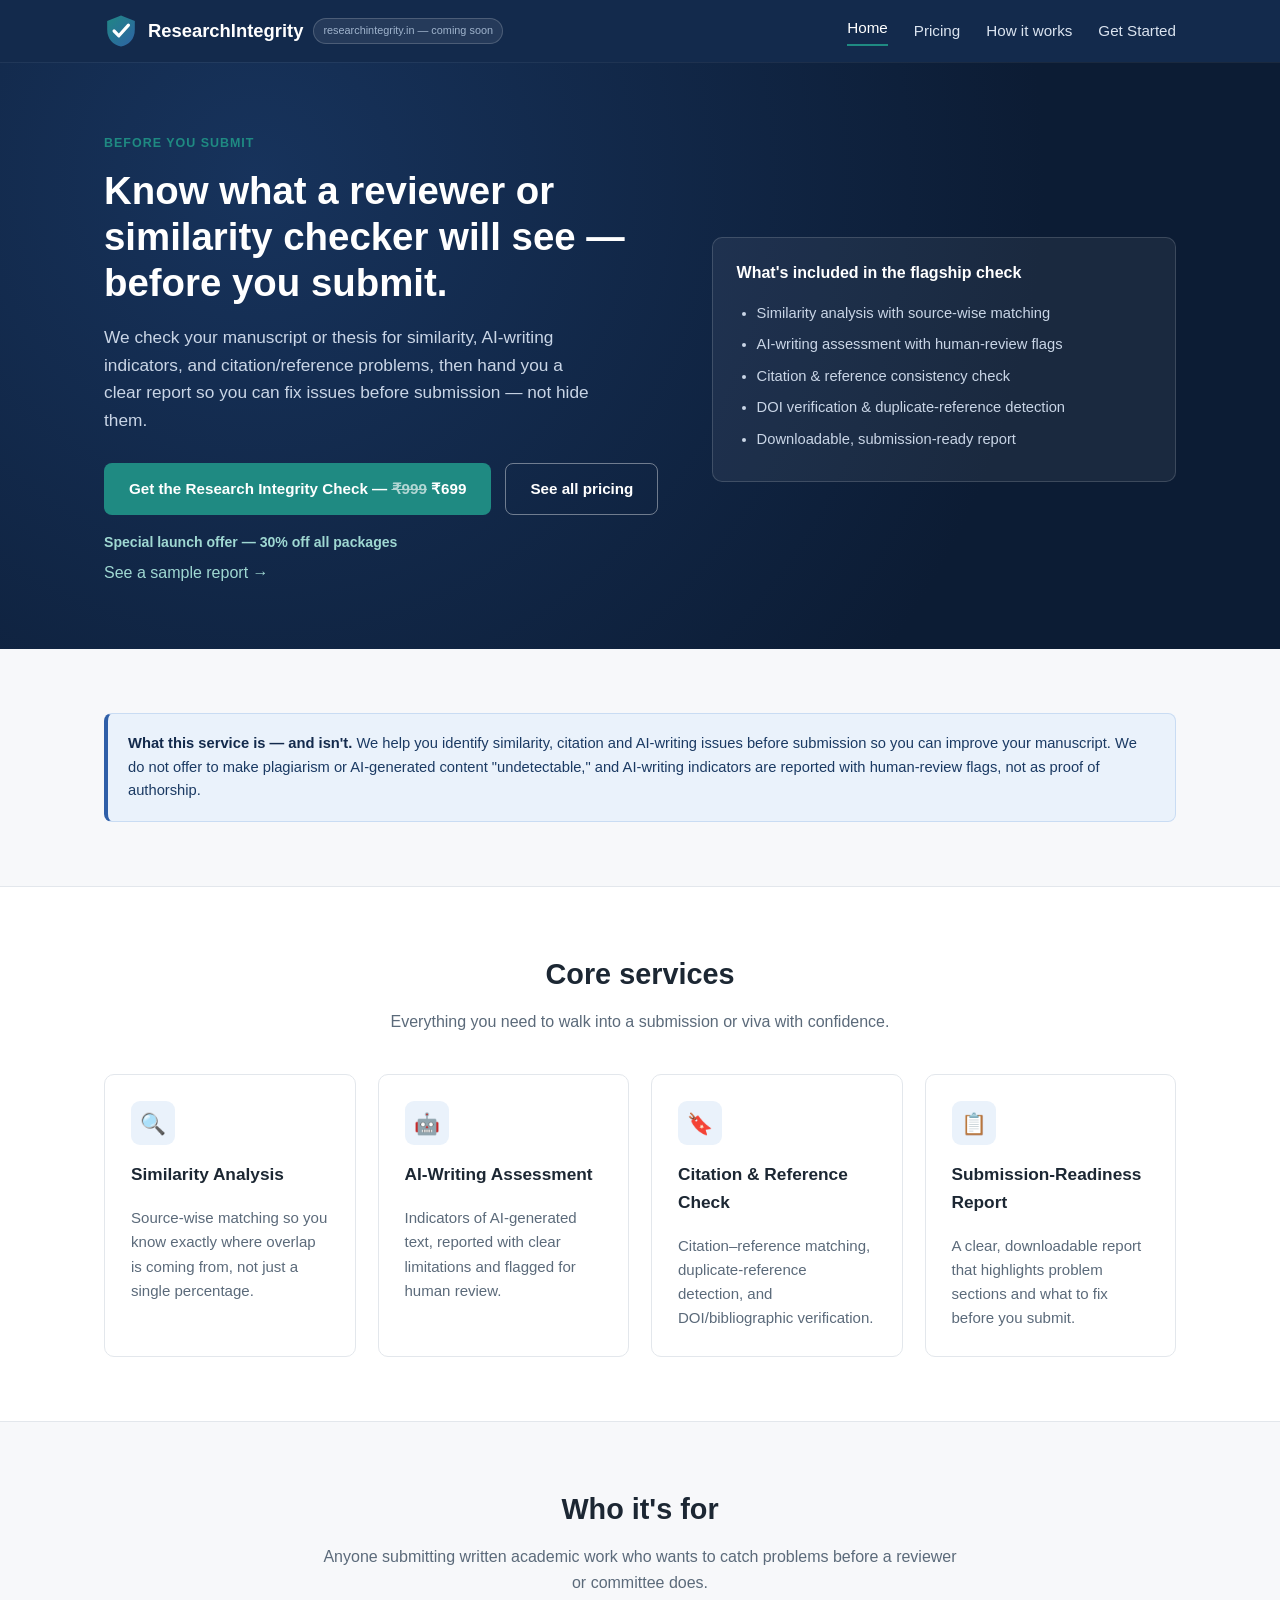
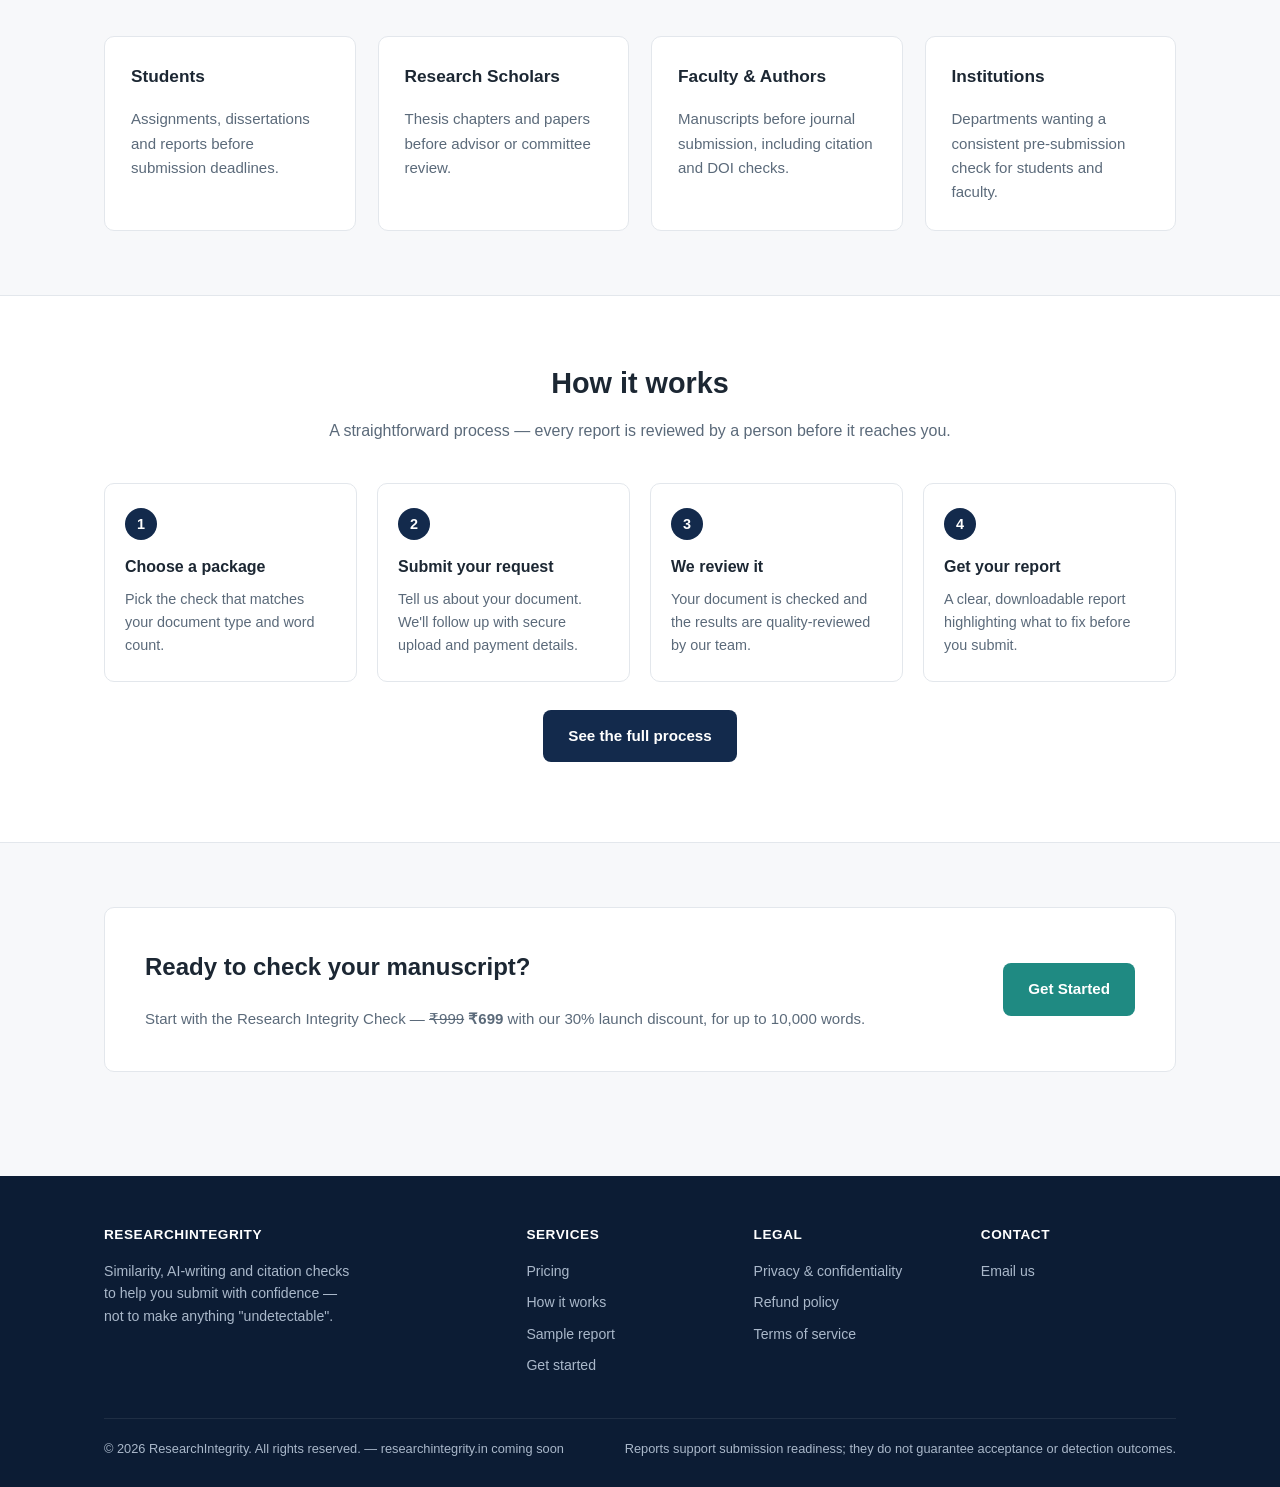
<file: index.html>
<!DOCTYPE html>
<html lang="en">
<head>
<meta charset="UTF-8">
<meta name="viewport" content="width=device-width, initial-scale=1.0">
<title>Research Integrity &amp; Manuscript Verification</title>
<meta name="description" content="Similarity analysis, AI-writing assessment and citation/reference verification for students, researchers and faculty before academic submission.">
<link rel="icon" type="image/svg+xml" href="assets/logo.svg">
<link rel="stylesheet" href="assets/style.css">
</head>
<body>

<header class="site">
  <div class="wrap">
    <a href="index.html" class="brand"><img src="assets/logo.svg" alt="ResearchIntegrity logo" class="mark"> ResearchIntegrity <span class="domain-note">researchintegrity.in &mdash; coming soon</span></a>
    <nav class="main">
      <a href="index.html" class="current">Home</a>
      <a href="pricing.html">Pricing</a>
      <a href="how-it-works.html">How it works</a>
      <a href="order.html">Get Started</a>
    </nav>
    <button class="nav-toggle" aria-label="Toggle navigation">&#9776;</button>
  </div>
</header>

<section class="hero">
  <div class="wrap">
    <div>
      <div class="eyebrow">Before you submit</div>
      <h1>Know what a reviewer or similarity checker will see &mdash; before you submit.</h1>
      <p class="lead">We check your manuscript or thesis for similarity, AI-writing indicators, and citation/reference problems, then hand you a clear report so you can fix issues before submission &mdash; not hide them.</p>
      <div class="cta-row">
        <a href="order.html" class="btn btn-primary">Get the Research Integrity Check &mdash; <span style="text-decoration:line-through;opacity:.65;">&#8377;999</span> &#8377;699</a>
        <a href="pricing.html" class="btn btn-outline">See all pricing</a>
      </div>
      <p style="margin:16px 0 0;color:#9fd8d2;font-size:.88rem;font-weight:600;">Special launch offer &mdash; 30% off all packages</p>
      <p style="margin:6px 0 0;"><a href="sample-report.html" style="color:#9fd8d2;">See a sample report &rarr;</a></p>
    </div>
    <div class="hero-card">
      <h3>What's included in the flagship check</h3>
      <ul>
        <li>Similarity analysis with source-wise matching</li>
        <li>AI-writing assessment with human-review flags</li>
        <li>Citation &amp; reference consistency check</li>
        <li>DOI verification &amp; duplicate-reference detection</li>
        <li>Downloadable, submission-ready report</li>
      </ul>
    </div>
  </div>
</section>

<section>
  <div class="wrap">
    <div class="notice blue">
      <strong>What this service is &mdash; and isn't.</strong> We help you identify similarity, citation and AI-writing issues before submission so you can improve your manuscript. We do not offer to make plagiarism or AI-generated content "undetectable," and AI-writing indicators are reported with human-review flags, not as proof of authorship.
    </div>
  </div>
</section>

<section class="alt">
  <div class="wrap">
    <div class="section-head">
      <h2>Core services</h2>
      <p>Everything you need to walk into a submission or viva with confidence.</p>
    </div>
    <div class="grid cols-4">
      <div class="card">
        <div class="icon-badge">&#128269;</div>
        <h3>Similarity Analysis</h3>
        <p>Source-wise matching so you know exactly where overlap is coming from, not just a single percentage.</p>
      </div>
      <div class="card">
        <div class="icon-badge">&#129302;</div>
        <h3>AI-Writing Assessment</h3>
        <p>Indicators of AI-generated text, reported with clear limitations and flagged for human review.</p>
      </div>
      <div class="card">
        <div class="icon-badge">&#128278;</div>
        <h3>Citation &amp; Reference Check</h3>
        <p>Citation&ndash;reference matching, duplicate-reference detection, and DOI/bibliographic verification.</p>
      </div>
      <div class="card">
        <div class="icon-badge">&#128203;</div>
        <h3>Submission-Readiness Report</h3>
        <p>A clear, downloadable report that highlights problem sections and what to fix before you submit.</p>
      </div>
    </div>
  </div>
</section>

<section>
  <div class="wrap">
    <div class="section-head">
      <h2>Who it's for</h2>
      <p>Anyone submitting written academic work who wants to catch problems before a reviewer or committee does.</p>
    </div>
    <div class="grid cols-4">
      <div class="card"><h3>Students</h3><p>Assignments, dissertations and reports before submission deadlines.</p></div>
      <div class="card"><h3>Research Scholars</h3><p>Thesis chapters and papers before advisor or committee review.</p></div>
      <div class="card"><h3>Faculty &amp; Authors</h3><p>Manuscripts before journal submission, including citation and DOI checks.</p></div>
      <div class="card"><h3>Institutions</h3><p>Departments wanting a consistent pre-submission check for students and faculty.</p></div>
    </div>
  </div>
</section>

<section class="alt">
  <div class="wrap">
    <div class="section-head">
      <h2>How it works</h2>
      <p>A straightforward process &mdash; every report is reviewed by a person before it reaches you.</p>
    </div>
    <div class="steps">
      <div class="step"><h3>Choose a package</h3><p>Pick the check that matches your document type and word count.</p></div>
      <div class="step"><h3>Submit your request</h3><p>Tell us about your document. We'll follow up with secure upload and payment details.</p></div>
      <div class="step"><h3>We review it</h3><p>Your document is checked and the results are quality-reviewed by our team.</p></div>
      <div class="step"><h3>Get your report</h3><p>A clear, downloadable report highlighting what to fix before you submit.</p></div>
    </div>
    <p class="center" style="margin-top:28px;"><a href="how-it-works.html" class="btn btn-dark">See the full process</a></p>
  </div>
</section>

<section>
  <div class="wrap">
    <div class="card" style="padding:40px;display:grid;grid-template-columns:1fr auto;gap:24px;align-items:center;">
      <div>
        <h2 class="mt-0">Ready to check your manuscript?</h2>
        <p style="color:var(--ink-soft);margin:0;">Start with the Research Integrity Check &mdash; <span style="text-decoration:line-through;">&#8377;999</span> <strong>&#8377;699</strong> with our 30% launch discount, for up to 10,000 words.</p>
      </div>
      <a href="order.html" class="btn btn-primary">Get Started</a>
    </div>
  </div>
</section>

<footer class="site">
  <div class="wrap">
    <div class="cols">
      <div>
        <h4>ResearchIntegrity</h4>
        <p style="font-size:.88rem;max-width:32ch;">Similarity, AI-writing and citation checks to help you submit with confidence &mdash; not to make anything "undetectable".</p>
      </div>
      <div>
        <h4>Services</h4>
        <ul>
          <li><a href="pricing.html">Pricing</a></li>
          <li><a href="how-it-works.html">How it works</a></li>
          <li><a href="sample-report.html">Sample report</a></li>
          <li><a href="order.html">Get started</a></li>
        </ul>
      </div>
      <div>
        <h4>Legal</h4>
        <ul>
          <li><a href="privacy.html">Privacy &amp; confidentiality</a></li>
          <li><a href="refund-policy.html">Refund policy</a></li>
          <li><a href="terms.html">Terms of service</a></li>
        </ul>
      </div>
      <div>
        <h4>Contact</h4>
        <ul>
          <li><a href="mailto:work.researchintegrity@gmail.com">Email us</a></li>
        </ul>
      </div>
    </div>
    <div class="bottom">
      <span>&copy; 2026 ResearchIntegrity. All rights reserved. &mdash; researchintegrity.in coming soon</span>
      <span>Reports support submission readiness; they do not guarantee acceptance or detection outcomes.</span>
    </div>
  </div>
</footer>
<script src="assets/script.js"></script>
</body>
</html>
</file>
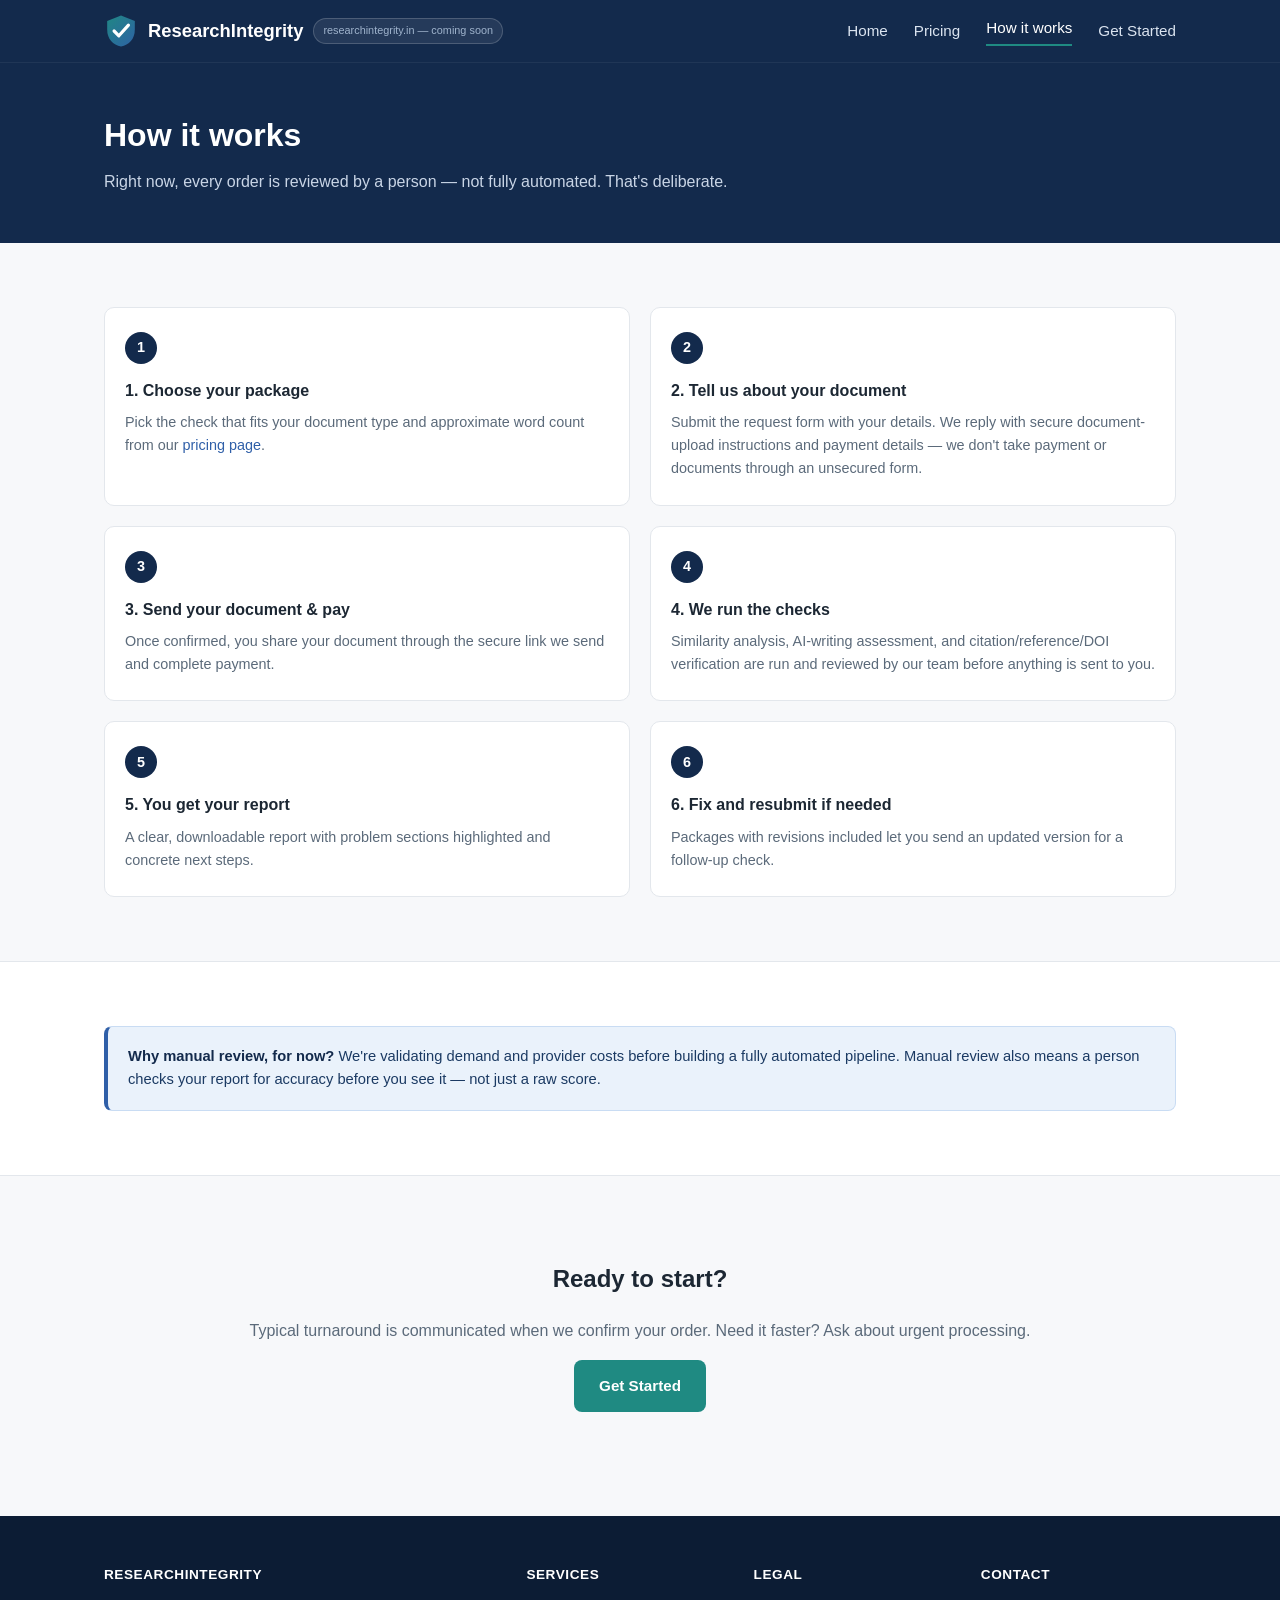
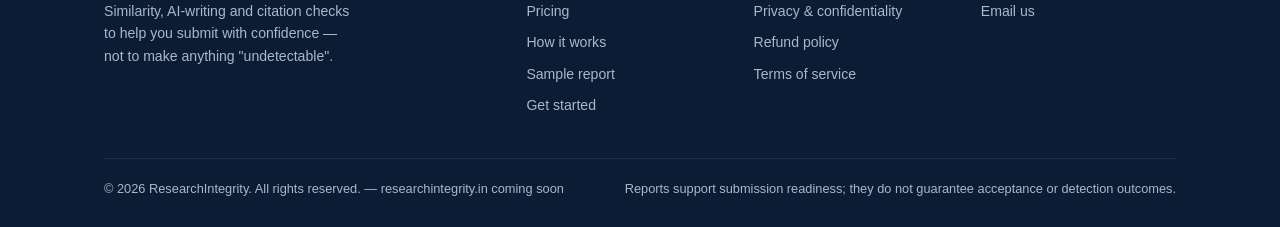
<file: how-it-works.html>
<!DOCTYPE html>
<html lang="en">
<head>
<meta charset="UTF-8">
<meta name="viewport" content="width=device-width, initial-scale=1.0">
<title>How it works &mdash; ResearchIntegrity</title>
<link rel="icon" type="image/svg+xml" href="assets/logo.svg">
<link rel="stylesheet" href="assets/style.css">
</head>
<body>

<header class="site">
  <div class="wrap">
    <a href="index.html" class="brand"><img src="assets/logo.svg" alt="ResearchIntegrity logo" class="mark"> ResearchIntegrity <span class="domain-note">researchintegrity.in &mdash; coming soon</span></a>
    <nav class="main">
      <a href="index.html">Home</a>
      <a href="pricing.html">Pricing</a>
      <a href="how-it-works.html" class="current">How it works</a>
      <a href="order.html">Get Started</a>
    </nav>
    <button class="nav-toggle" aria-label="Toggle navigation">&#9776;</button>
  </div>
</header>

<section class="page-hero">
  <div class="wrap">
    <h1>How it works</h1>
    <p>Right now, every order is reviewed by a person &mdash; not fully automated. That's deliberate.</p>
  </div>
</section>

<section>
  <div class="wrap">
    <div class="steps" style="grid-template-columns:repeat(2,1fr);">
      <div class="step">
        <h3>1. Choose your package</h3>
        <p>Pick the check that fits your document type and approximate word count from our <a href="pricing.html">pricing page</a>.</p>
      </div>
      <div class="step">
        <h3>2. Tell us about your document</h3>
        <p>Submit the request form with your details. We reply with secure document-upload instructions and payment details &mdash; we don't take payment or documents through an unsecured form.</p>
      </div>
      <div class="step">
        <h3>3. Send your document &amp; pay</h3>
        <p>Once confirmed, you share your document through the secure link we send and complete payment.</p>
      </div>
      <div class="step">
        <h3>4. We run the checks</h3>
        <p>Similarity analysis, AI-writing assessment, and citation/reference/DOI verification are run and reviewed by our team before anything is sent to you.</p>
      </div>
      <div class="step">
        <h3>5. You get your report</h3>
        <p>A clear, downloadable report with problem sections highlighted and concrete next steps.</p>
      </div>
      <div class="step">
        <h3>6. Fix and resubmit if needed</h3>
        <p>Packages with revisions included let you send an updated version for a follow-up check.</p>
      </div>
    </div>
  </div>
</section>

<section class="alt">
  <div class="wrap">
    <div class="notice blue">
      <strong>Why manual review, for now?</strong> We're validating demand and provider costs before building a fully automated pipeline. Manual review also means a person checks your report for accuracy before you see it &mdash; not just a raw score.
    </div>
  </div>
</section>

<section>
  <div class="wrap center">
    <h2>Ready to start?</h2>
    <p style="color:var(--ink-soft);">Typical turnaround is communicated when we confirm your order. Need it faster? Ask about urgent processing.</p>
    <a href="order.html" class="btn btn-primary">Get Started</a>
  </div>
</section>

<footer class="site">
  <div class="wrap">
    <div class="cols">
      <div>
        <h4>ResearchIntegrity</h4>
        <p style="font-size:.88rem;max-width:32ch;">Similarity, AI-writing and citation checks to help you submit with confidence &mdash; not to make anything "undetectable".</p>
      </div>
      <div>
        <h4>Services</h4>
        <ul>
          <li><a href="pricing.html">Pricing</a></li>
          <li><a href="how-it-works.html">How it works</a></li>
          <li><a href="sample-report.html">Sample report</a></li>
          <li><a href="order.html">Get started</a></li>
        </ul>
      </div>
      <div>
        <h4>Legal</h4>
        <ul>
          <li><a href="privacy.html">Privacy &amp; confidentiality</a></li>
          <li><a href="refund-policy.html">Refund policy</a></li>
          <li><a href="terms.html">Terms of service</a></li>
        </ul>
      </div>
      <div>
        <h4>Contact</h4>
        <ul>
          <li><a href="mailto:work.researchintegrity@gmail.com">Email us</a></li>
        </ul>
      </div>
    </div>
    <div class="bottom">
      <span>&copy; 2026 ResearchIntegrity. All rights reserved. &mdash; researchintegrity.in coming soon</span>
      <span>Reports support submission readiness; they do not guarantee acceptance or detection outcomes.</span>
    </div>
  </div>
</footer>
<script src="assets/script.js"></script>
</body>
</html>
</file>
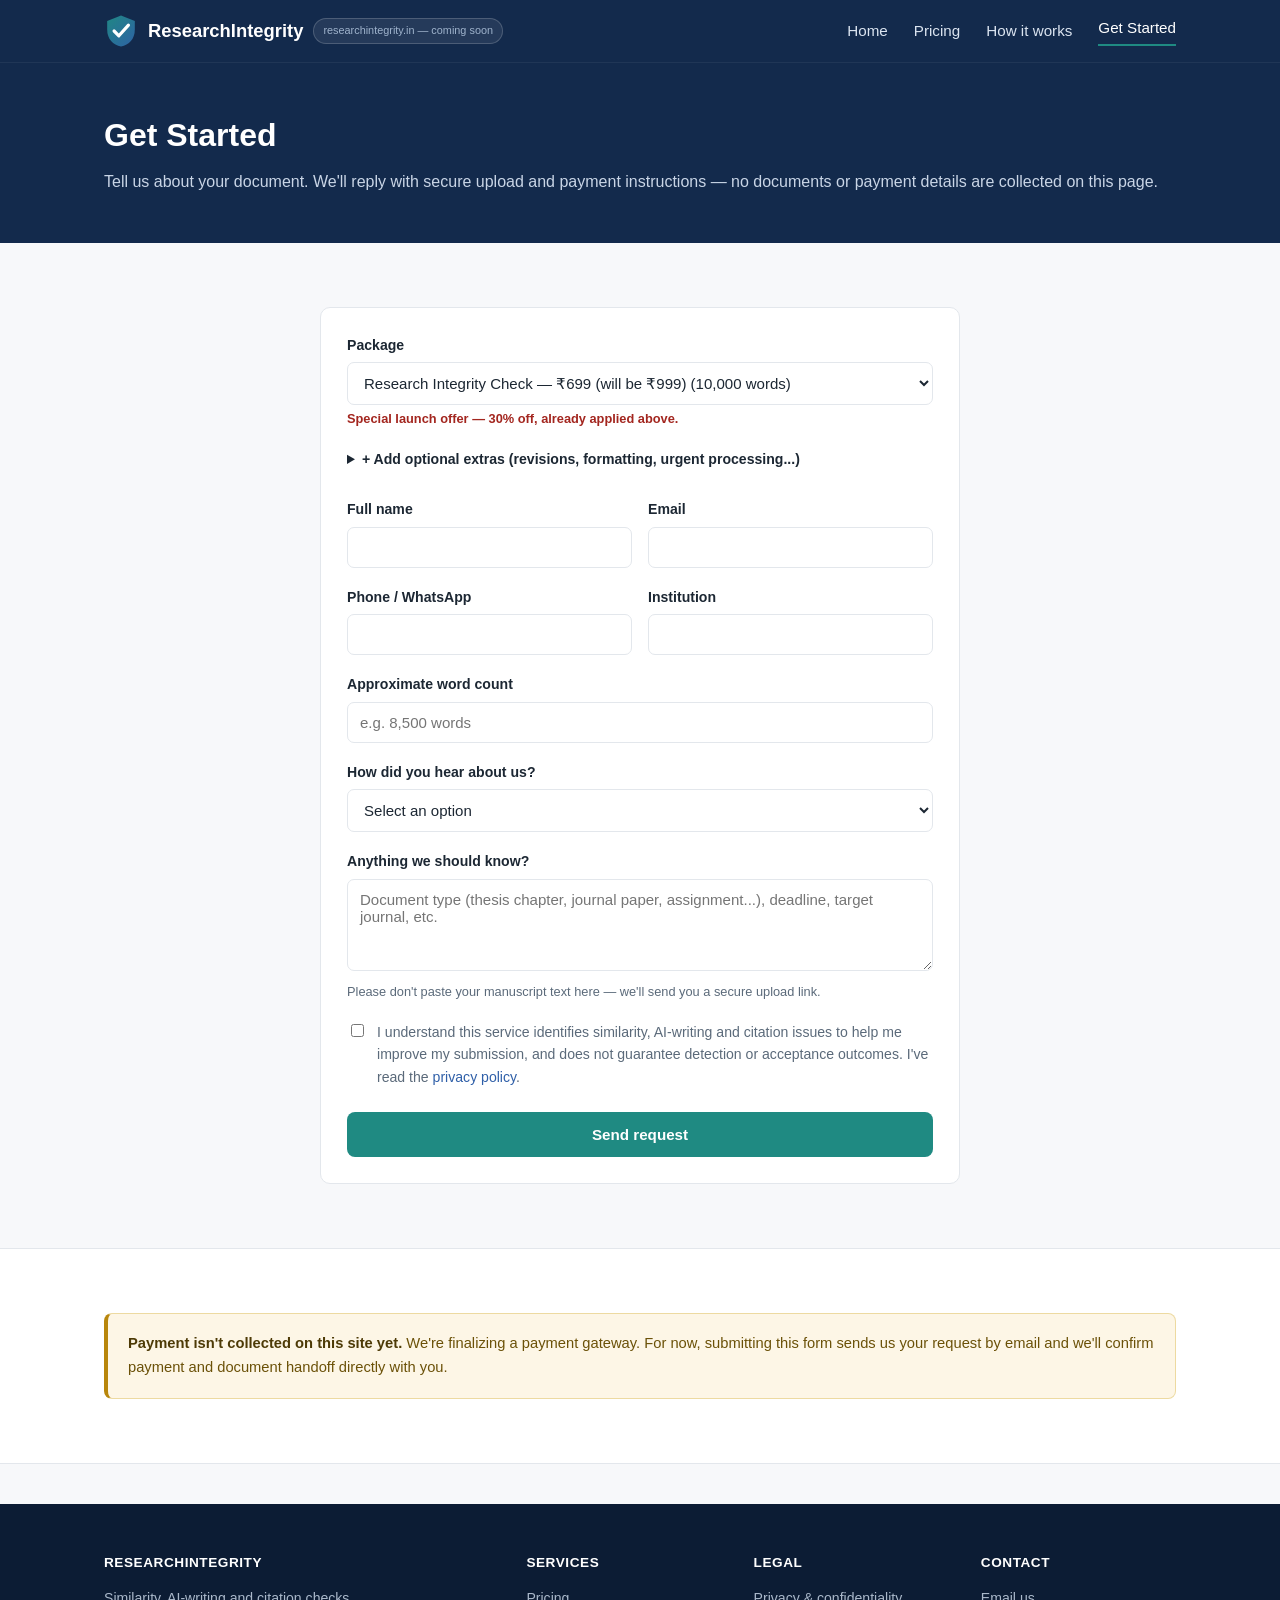
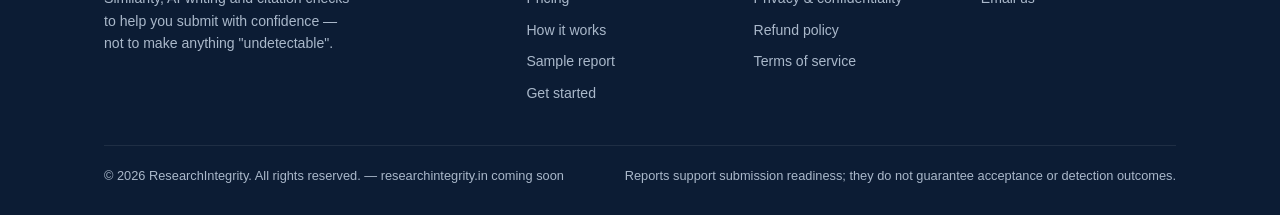
<file: order.html>
<!DOCTYPE html>
<html lang="en">
<head>
<meta charset="UTF-8">
<meta name="viewport" content="width=device-width, initial-scale=1.0">
<title>Get Started &mdash; ResearchIntegrity</title>
<link rel="icon" type="image/svg+xml" href="assets/logo.svg">
<link rel="stylesheet" href="assets/style.css">
</head>
<body>

<header class="site">
  <div class="wrap">
    <a href="index.html" class="brand"><img src="assets/logo.svg" alt="ResearchIntegrity logo" class="mark"> ResearchIntegrity <span class="domain-note">researchintegrity.in &mdash; coming soon</span></a>
    <nav class="main">
      <a href="index.html">Home</a>
      <a href="pricing.html">Pricing</a>
      <a href="how-it-works.html">How it works</a>
      <a href="order.html" class="current">Get Started</a>
    </nav>
    <button class="nav-toggle" aria-label="Toggle navigation">&#9776;</button>
  </div>
</header>

<section class="page-hero">
  <div class="wrap">
    <h1>Get Started</h1>
    <p>Tell us about your document. We'll reply with secure upload and payment instructions &mdash; no documents or payment details are collected on this page.</p>
  </div>
</section>

<section>
  <div class="wrap">

    <form class="card" id="order-form">
      <input type="hidden" name="access_key" value="e384e23a-598d-4720-8d06-75215b1aa477">
      <input type="hidden" name="subject" value="New Research Integrity Check request">
      <input type="hidden" name="from_name" value="ResearchIntegrity website">
      <input type="checkbox" name="botcheck" style="display:none" tabindex="-1" autocomplete="off">

      <div class="field">
        <label for="product">Package</label>
        <select id="product" name="product" required>
          <option value="Similarity Check (₹349, 30% off ₹499)">Similarity Check &mdash; &#8377;349 (will be &#8377;499) (10,000 words)</option>
          <option value="AI + Similarity (₹559, 30% off ₹799)">AI + Similarity &mdash; &#8377;559 (will be &#8377;799) (10,000 words)</option>
          <option value="Research Integrity Check (₹699, 30% off ₹999)" selected>Research Integrity Check &mdash; &#8377;699 (will be &#8377;999) (10,000 words)</option>
          <option value="Journal Ready (₹1,399, 30% off ₹1,999)">Journal Ready &mdash; &#8377;1,399 (will be &#8377;1,999) (20,000 words)</option>
          <option value="PhD Thesis (₹3,499, 30% off ₹4,999)">PhD Thesis &mdash; &#8377;3,499 (will be &#8377;4,999) (100,000 words)</option>
          <option value="Not sure / custom">Not sure &mdash; help me choose</option>
        </select>
        <div class="hint" style="color:#a3261f;font-weight:600;">Special launch offer &mdash; 30% off, already applied above.</div>
      </div>

      <div class="field">
        <details>
          <summary style="cursor:pointer;font-weight:600;font-size:.88rem;margin-bottom:10px;">+ Add optional extras (revisions, formatting, urgent processing...)</summary>
        <div class="addon-grid" style="margin-top:10px;">
          <label class="checkbox-field">
            <input type="checkbox" name="addons" value="Additional 10,000 words (+₹210, 30% off +₹300)">
            <span>Additional 10,000 words <span class="price"><span class="orig-price">+&#8377;300</span> +&#8377;210</span></span>
          </label>
          <label class="checkbox-field">
            <input type="checkbox" name="addons" value="Additional revision (+₹139, 30% off +₹199)">
            <span>Additional revision <span class="price"><span class="orig-price">+&#8377;199</span> +&#8377;139</span></span>
          </label>
          <label class="checkbox-field">
            <input type="checkbox" name="addons" value="Academic language check - 5,000 words (+₹209, 30% off +₹299)">
            <span>Academic language check &ndash; 5,000 words <span class="price"><span class="orig-price">+&#8377;299</span> +&#8377;209</span></span>
          </label>
          <label class="checkbox-field">
            <input type="checkbox" name="addons" value="Citation/reference matching (+₹209, 30% off +₹299)">
            <span>Citation/reference matching <span class="price"><span class="orig-price">+&#8377;299</span> +&#8377;209</span></span>
          </label>
          <label class="checkbox-field">
            <input type="checkbox" name="addons" value="DOI/reference verification - 50 references (+₹139, 30% off +₹199)">
            <span>DOI/reference verification &ndash; 50 references <span class="price"><span class="orig-price">+&#8377;199</span> +&#8377;139</span></span>
          </label>
          <label class="checkbox-field">
            <input type="checkbox" name="addons" value="Reference formatting (+₹209, 30% off +₹299)">
            <span>Reference formatting <span class="price"><span class="orig-price">+&#8377;299</span> +&#8377;209</span></span>
          </label>
          <label class="checkbox-field">
            <input type="checkbox" name="addons" value="Manuscript formatting (+₹349, 30% off +₹499)">
            <span>Manuscript formatting <span class="price"><span class="orig-price">+&#8377;499</span> +&#8377;349</span></span>
          </label>
          <label class="checkbox-field">
            <input type="checkbox" name="addons" value="Figure/table caption check (+₹139, 30% off +₹199)">
            <span>Figure/table caption check <span class="price"><span class="orig-price">+&#8377;199</span> +&#8377;139</span></span>
          </label>
          <label class="checkbox-field">
            <input type="checkbox" name="addons" value="Urgent processing 30-60 min (+₹349, 30% off +₹499)">
            <span>Urgent processing (30&ndash;60 min) <span class="price"><span class="orig-price">+&#8377;499</span> +&#8377;349</span></span>
          </label>
        </div>
        <div class="hint">We'll confirm the final total, including any add-ons, before payment.</div>
        </details>
      </div>

      <div class="field-row">
        <div class="field">
          <label for="name">Full name</label>
          <input type="text" id="name" name="name" required>
        </div>
        <div class="field">
          <label for="email">Email</label>
          <input type="email" id="email" name="email" required>
        </div>
      </div>

      <div class="field-row">
        <div class="field">
          <label for="phone">Phone / WhatsApp</label>
          <input type="tel" id="phone" name="phone">
        </div>
        <div class="field">
          <label for="institution">Institution</label>
          <input type="text" id="institution" name="institution">
        </div>
      </div>

      <div class="field">
        <label for="wordcount">Approximate word count</label>
        <input type="text" id="wordcount" name="wordcount" placeholder="e.g. 8,500 words">
      </div>

      <div class="field">
        <label for="heard-from">How did you hear about us?</label>
        <select id="heard-from" name="heard_from">
          <option value="">Select an option</option>
          <option value="Social media">Social media</option>
          <option value="Friend / colleague">Friend / colleague</option>
          <option value="Professor / faculty">Professor / faculty</option>
          <option value="Search engine">Search engine (Google, etc.)</option>
          <option value="Institution / department">Institution / department</option>
          <option value="Other">Other</option>
        </select>
      </div>

      <div class="field">
        <label for="notes">Anything we should know?</label>
        <textarea id="notes" name="notes" rows="4" placeholder="Document type (thesis chapter, journal paper, assignment...), deadline, target journal, etc."></textarea>
        <div class="hint">Please don't paste your manuscript text here &mdash; we'll send you a secure upload link.</div>
      </div>

      <div class="field checkbox-field">
        <input type="checkbox" id="agree" name="agree" required>
        <label for="agree" style="font-weight:400;">I understand this service identifies similarity, AI-writing and citation issues to help me improve my submission, and does not guarantee detection or acceptance outcomes. I've read the <a href="privacy.html">privacy policy</a>.</label>
      </div>

      <button type="submit" class="btn btn-primary" style="width:100%;" id="order-submit">Send request</button>

      <div id="order-confirm" hidden style="margin-top:18px;" class="notice blue">
        Thanks &mdash; your request has been sent. We'll reply with secure upload and payment instructions.
      </div>
      <div id="order-error" hidden style="margin-top:18px;" class="notice">
        Something went wrong sending your request. Please email us directly at
        <a href="mailto:work.researchintegrity@gmail.com">work.researchintegrity@gmail.com</a> instead.
      </div>
    </form>

  </div>
</section>

<section class="alt">
  <div class="wrap">
    <div class="notice">
      <strong>Payment isn't collected on this site yet.</strong> We're finalizing a payment gateway. For now, submitting this form sends us your request by email and we'll confirm payment and document handoff directly with you.
    </div>
  </div>
</section>

<footer class="site">
  <div class="wrap">
    <div class="cols">
      <div>
        <h4>ResearchIntegrity</h4>
        <p style="font-size:.88rem;max-width:32ch;">Similarity, AI-writing and citation checks to help you submit with confidence &mdash; not to make anything "undetectable".</p>
      </div>
      <div>
        <h4>Services</h4>
        <ul>
          <li><a href="pricing.html">Pricing</a></li>
          <li><a href="how-it-works.html">How it works</a></li>
          <li><a href="sample-report.html">Sample report</a></li>
          <li><a href="order.html">Get started</a></li>
        </ul>
      </div>
      <div>
        <h4>Legal</h4>
        <ul>
          <li><a href="privacy.html">Privacy &amp; confidentiality</a></li>
          <li><a href="refund-policy.html">Refund policy</a></li>
          <li><a href="terms.html">Terms of service</a></li>
        </ul>
      </div>
      <div>
        <h4>Contact</h4>
        <ul>
          <li><a href="mailto:work.researchintegrity@gmail.com">Email us</a></li>
        </ul>
      </div>
    </div>
    <div class="bottom">
      <span>&copy; 2026 ResearchIntegrity. All rights reserved. &mdash; researchintegrity.in coming soon</span>
      <span>Reports support submission readiness; they do not guarantee acceptance or detection outcomes.</span>
    </div>
  </div>
</footer>
<script src="assets/script.js"></script>
<script>
  (function () {
    var params = new URLSearchParams(window.location.search);
    var product = params.get("product");
    if (product) {
      var select = document.getElementById("product");
      for (var i = 0; i < select.options.length; i++) {
        if (select.options[i].value.indexOf(product) === 0 || select.options[i].value.indexOf(product) !== -1) {
          select.selectedIndex = i;
          break;
        }
      }
    }
  })();
</script>
</body>
</html>
</file>
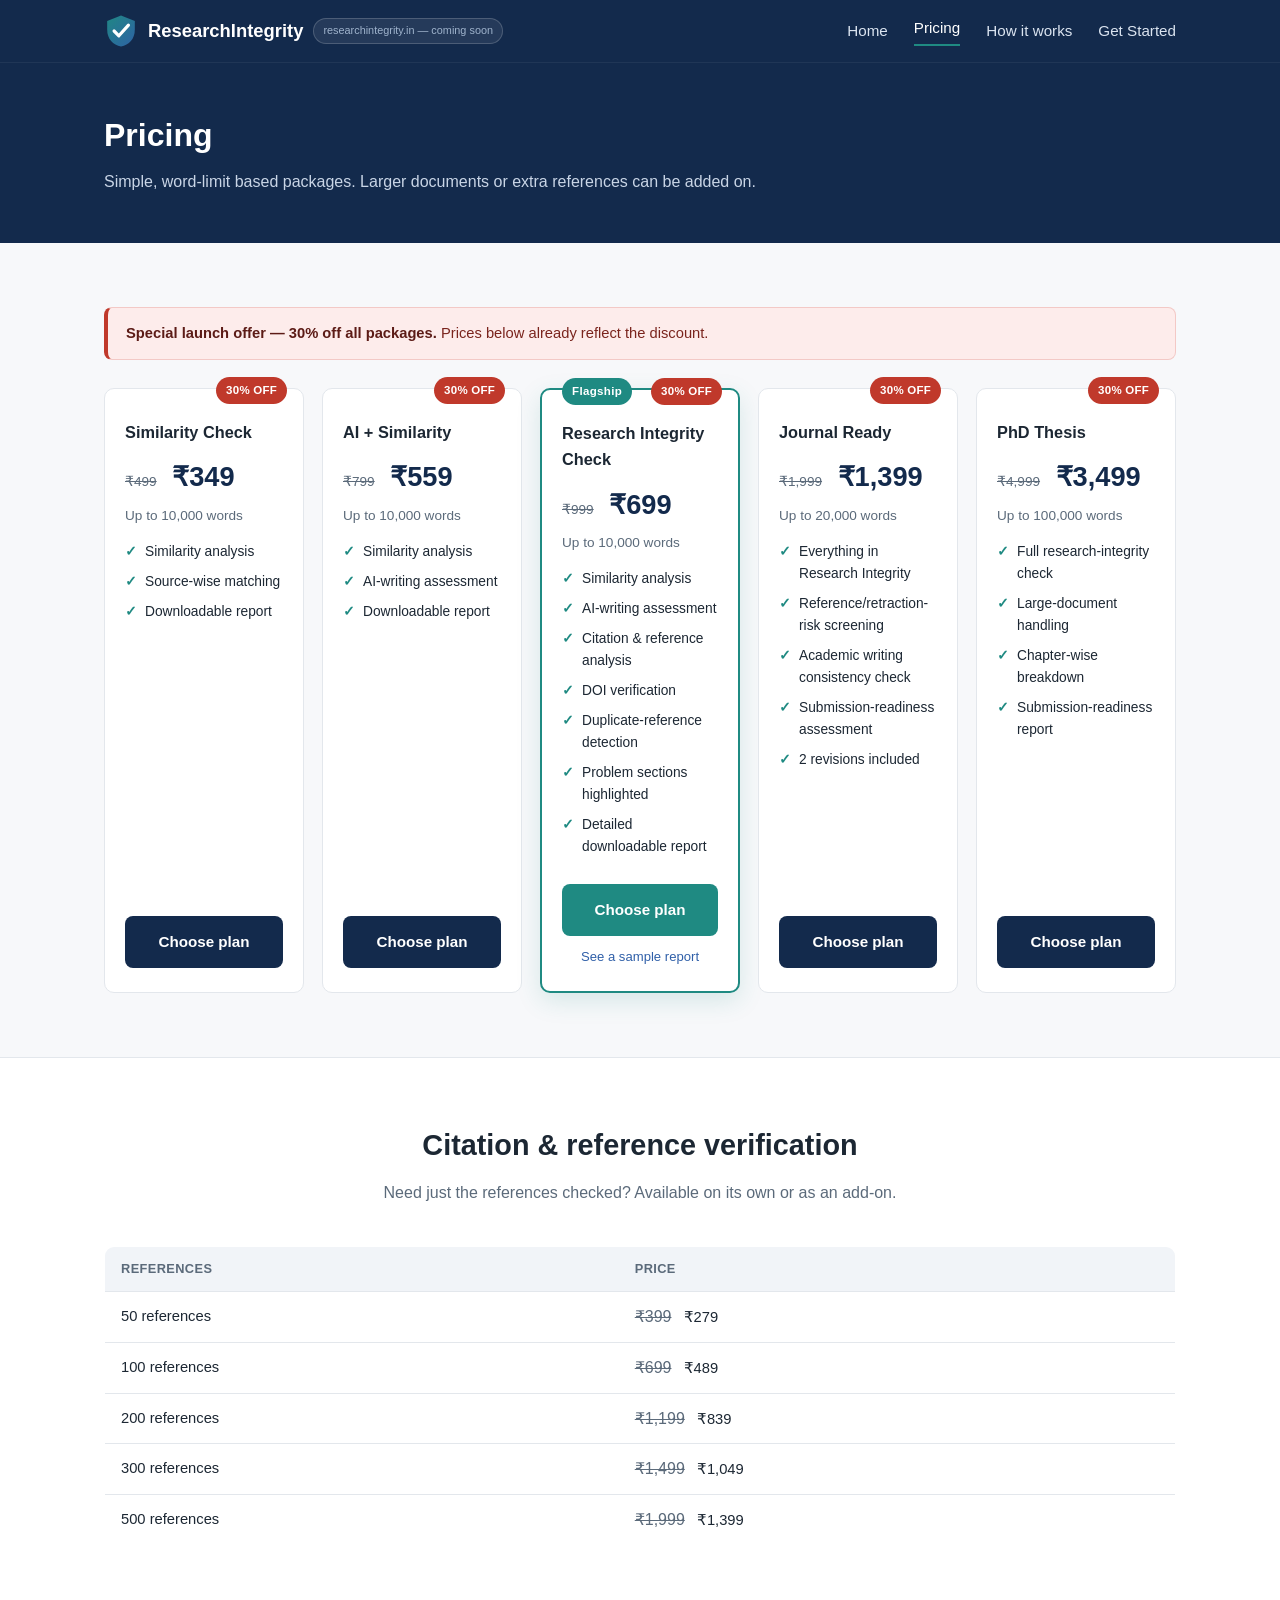
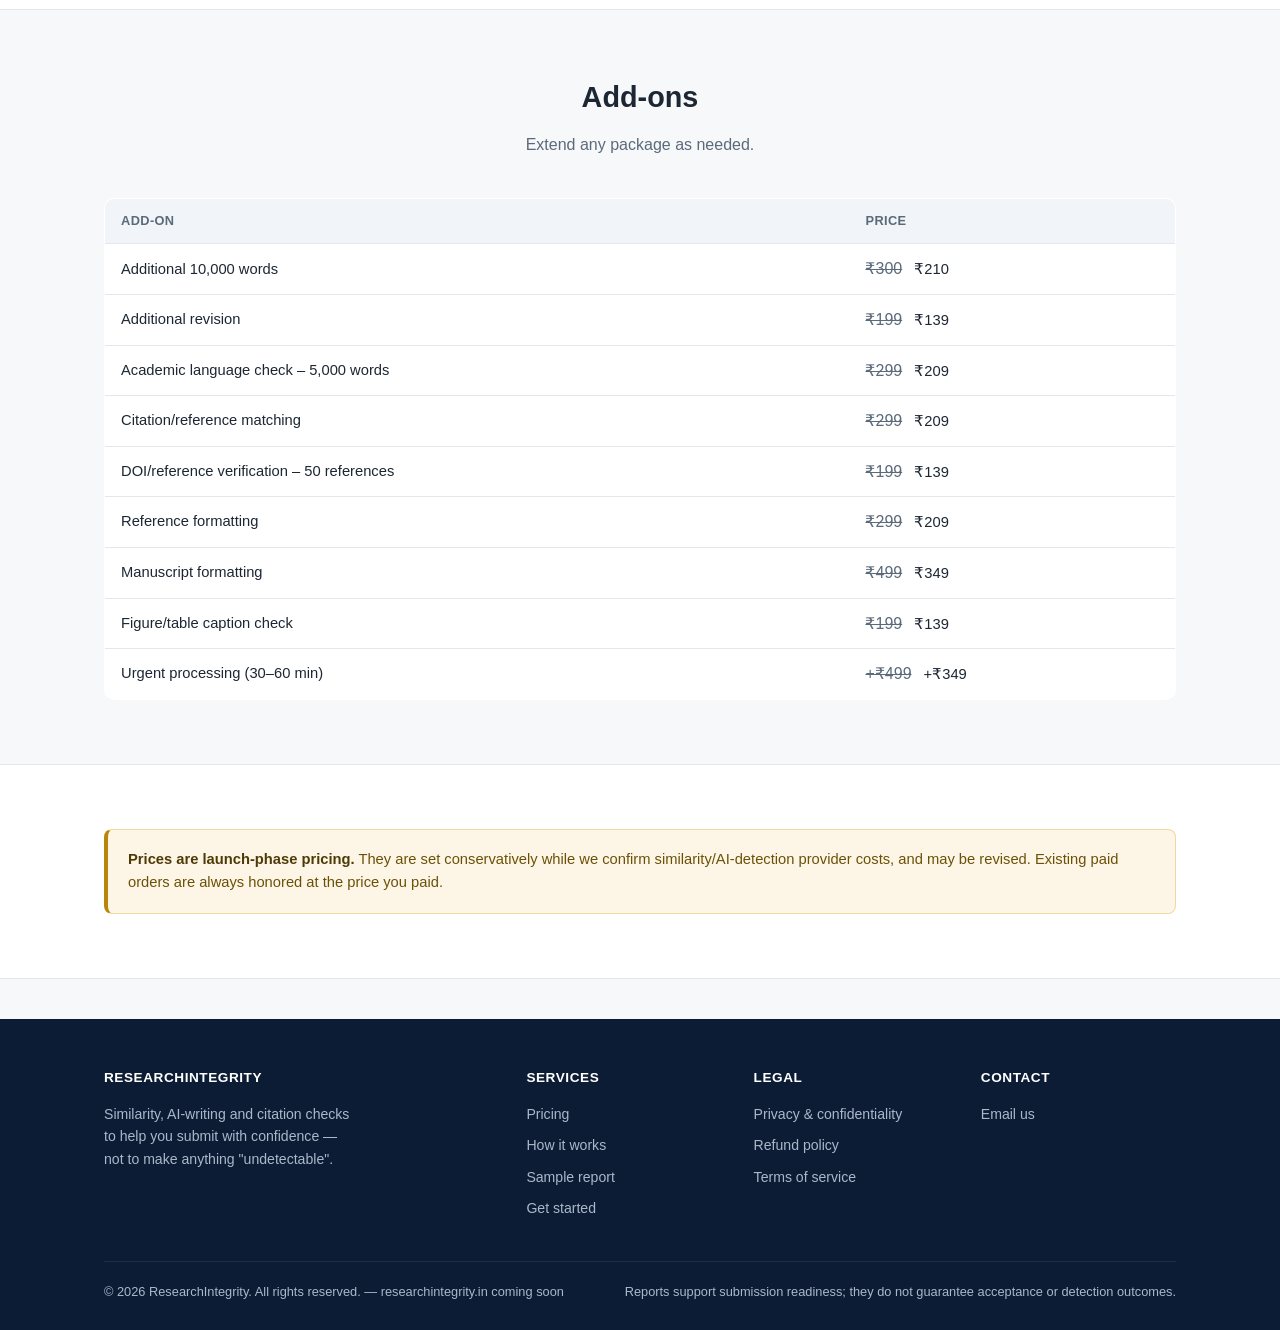
<file: pricing.html>
<!DOCTYPE html>
<html lang="en">
<head>
<meta charset="UTF-8">
<meta name="viewport" content="width=device-width, initial-scale=1.0">
<title>Pricing &mdash; ResearchIntegrity</title>
<meta name="description" content="Pricing for similarity, AI-writing and citation/reference verification checks.">
<link rel="icon" type="image/svg+xml" href="assets/logo.svg">
<link rel="stylesheet" href="assets/style.css">
</head>
<body>

<header class="site">
  <div class="wrap">
    <a href="index.html" class="brand"><img src="assets/logo.svg" alt="ResearchIntegrity logo" class="mark"> ResearchIntegrity <span class="domain-note">researchintegrity.in &mdash; coming soon</span></a>
    <nav class="main">
      <a href="index.html">Home</a>
      <a href="pricing.html" class="current">Pricing</a>
      <a href="how-it-works.html">How it works</a>
      <a href="order.html">Get Started</a>
    </nav>
    <button class="nav-toggle" aria-label="Toggle navigation">&#9776;</button>
  </div>
</header>

<section class="page-hero">
  <div class="wrap">
    <h1>Pricing</h1>
    <p>Simple, word-limit based packages. Larger documents or extra references can be added on.</p>
  </div>
</section>

<section>
  <div class="wrap">

    <div class="discount-strip">
      <strong>Special launch offer &mdash; 30% off all packages.</strong> Prices below already reflect the discount.
    </div>

    <div class="price-grid">

      <div class="price-card">
        <span class="discount-badge">30% OFF</span>
        <h3>Similarity Check</h3>
        <div class="amount"><span class="orig-price">&#8377;499</span> &#8377;349</div>
        <div class="limit">Up to 10,000 words</div>
        <ul>
          <li>Similarity analysis</li>
          <li>Source-wise matching</li>
          <li>Downloadable report</li>
        </ul>
        <a href="order.html?product=Similarity+Check" class="btn btn-dark">Choose plan</a>
      </div>

      <div class="price-card">
        <span class="discount-badge">30% OFF</span>
        <h3>AI + Similarity</h3>
        <div class="amount"><span class="orig-price">&#8377;799</span> &#8377;559</div>
        <div class="limit">Up to 10,000 words</div>
        <ul>
          <li>Similarity analysis</li>
          <li>AI-writing assessment</li>
          <li>Downloadable report</li>
        </ul>
        <a href="order.html?product=AI+%2B+Similarity" class="btn btn-dark">Choose plan</a>
      </div>

      <div class="price-card featured">
        <span class="badge">Flagship</span>
        <span class="discount-badge">30% OFF</span>
        <h3>Research Integrity Check</h3>
        <div class="amount"><span class="orig-price">&#8377;999</span> &#8377;699</div>
        <div class="limit">Up to 10,000 words</div>
        <ul>
          <li>Similarity analysis</li>
          <li>AI-writing assessment</li>
          <li>Citation &amp; reference analysis</li>
          <li>DOI verification</li>
          <li>Duplicate-reference detection</li>
          <li>Problem sections highlighted</li>
          <li>Detailed downloadable report</li>
        </ul>
        <a href="order.html?product=Research+Integrity+Check" class="btn btn-primary">Choose plan</a>
        <p style="text-align:center;margin:10px 0 0;font-size:.82rem;"><a href="sample-report.html">See a sample report</a></p>
      </div>

      <div class="price-card">
        <span class="discount-badge">30% OFF</span>
        <h3>Journal Ready</h3>
        <div class="amount"><span class="orig-price">&#8377;1,999</span> &#8377;1,399</div>
        <div class="limit">Up to 20,000 words</div>
        <ul>
          <li>Everything in Research Integrity</li>
          <li>Reference/retraction-risk screening</li>
          <li>Academic writing consistency check</li>
          <li>Submission-readiness assessment</li>
          <li>2 revisions included</li>
        </ul>
        <a href="order.html?product=Journal+Ready" class="btn btn-dark">Choose plan</a>
      </div>

      <div class="price-card">
        <span class="discount-badge">30% OFF</span>
        <h3>PhD Thesis</h3>
        <div class="amount"><span class="orig-price">&#8377;4,999</span> &#8377;3,499</div>
        <div class="limit">Up to 100,000 words</div>
        <ul>
          <li>Full research-integrity check</li>
          <li>Large-document handling</li>
          <li>Chapter-wise breakdown</li>
          <li>Submission-readiness report</li>
        </ul>
        <a href="order.html?product=PhD+Thesis" class="btn btn-dark">Choose plan</a>
      </div>

    </div>
  </div>
</section>

<section class="alt">
  <div class="wrap">
    <div class="section-head">
      <h2>Citation &amp; reference verification</h2>
      <p>Need just the references checked? Available on its own or as an add-on.</p>
    </div>
    <table class="addons">
      <thead><tr><th>References</th><th>Price</th></tr></thead>
      <tbody>
        <tr><td>50 references</td><td><span class="orig-price">&#8377;399</span> &#8377;279</td></tr>
        <tr><td>100 references</td><td><span class="orig-price">&#8377;699</span> &#8377;489</td></tr>
        <tr><td>200 references</td><td><span class="orig-price">&#8377;1,199</span> &#8377;839</td></tr>
        <tr><td>300 references</td><td><span class="orig-price">&#8377;1,499</span> &#8377;1,049</td></tr>
        <tr><td>500 references</td><td><span class="orig-price">&#8377;1,999</span> &#8377;1,399</td></tr>
      </tbody>
    </table>
  </div>
</section>

<section>
  <div class="wrap">
    <div class="section-head">
      <h2>Add-ons</h2>
      <p>Extend any package as needed.</p>
    </div>
    <table class="addons">
      <thead><tr><th>Add-on</th><th>Price</th></tr></thead>
      <tbody>
        <tr><td>Additional 10,000 words</td><td><span class="orig-price">&#8377;300</span> &#8377;210</td></tr>
        <tr><td>Additional revision</td><td><span class="orig-price">&#8377;199</span> &#8377;139</td></tr>
        <tr><td>Academic language check &ndash; 5,000 words</td><td><span class="orig-price">&#8377;299</span> &#8377;209</td></tr>
        <tr><td>Citation/reference matching</td><td><span class="orig-price">&#8377;299</span> &#8377;209</td></tr>
        <tr><td>DOI/reference verification &ndash; 50 references</td><td><span class="orig-price">&#8377;199</span> &#8377;139</td></tr>
        <tr><td>Reference formatting</td><td><span class="orig-price">&#8377;299</span> &#8377;209</td></tr>
        <tr><td>Manuscript formatting</td><td><span class="orig-price">&#8377;499</span> &#8377;349</td></tr>
        <tr><td>Figure/table caption check</td><td><span class="orig-price">&#8377;199</span> &#8377;139</td></tr>
        <tr><td>Urgent processing (30&ndash;60 min)</td><td><span class="orig-price">+&#8377;499</span> +&#8377;349</td></tr>
      </tbody>
    </table>
  </div>
</section>

<section class="alt">
  <div class="wrap">
    <div class="notice">
      <strong>Prices are launch-phase pricing.</strong> They are set conservatively while we confirm similarity/AI-detection provider costs, and may be revised. Existing paid orders are always honored at the price you paid.
    </div>
  </div>
</section>

<footer class="site">
  <div class="wrap">
    <div class="cols">
      <div>
        <h4>ResearchIntegrity</h4>
        <p style="font-size:.88rem;max-width:32ch;">Similarity, AI-writing and citation checks to help you submit with confidence &mdash; not to make anything "undetectable".</p>
      </div>
      <div>
        <h4>Services</h4>
        <ul>
          <li><a href="pricing.html">Pricing</a></li>
          <li><a href="how-it-works.html">How it works</a></li>
          <li><a href="sample-report.html">Sample report</a></li>
          <li><a href="order.html">Get started</a></li>
        </ul>
      </div>
      <div>
        <h4>Legal</h4>
        <ul>
          <li><a href="privacy.html">Privacy &amp; confidentiality</a></li>
          <li><a href="refund-policy.html">Refund policy</a></li>
          <li><a href="terms.html">Terms of service</a></li>
        </ul>
      </div>
      <div>
        <h4>Contact</h4>
        <ul>
          <li><a href="mailto:work.researchintegrity@gmail.com">Email us</a></li>
        </ul>
      </div>
    </div>
    <div class="bottom">
      <span>&copy; 2026 ResearchIntegrity. All rights reserved. &mdash; researchintegrity.in coming soon</span>
      <span>Reports support submission readiness; they do not guarantee acceptance or detection outcomes.</span>
    </div>
  </div>
</footer>
<script src="assets/script.js"></script>
</body>
</html>
</file>
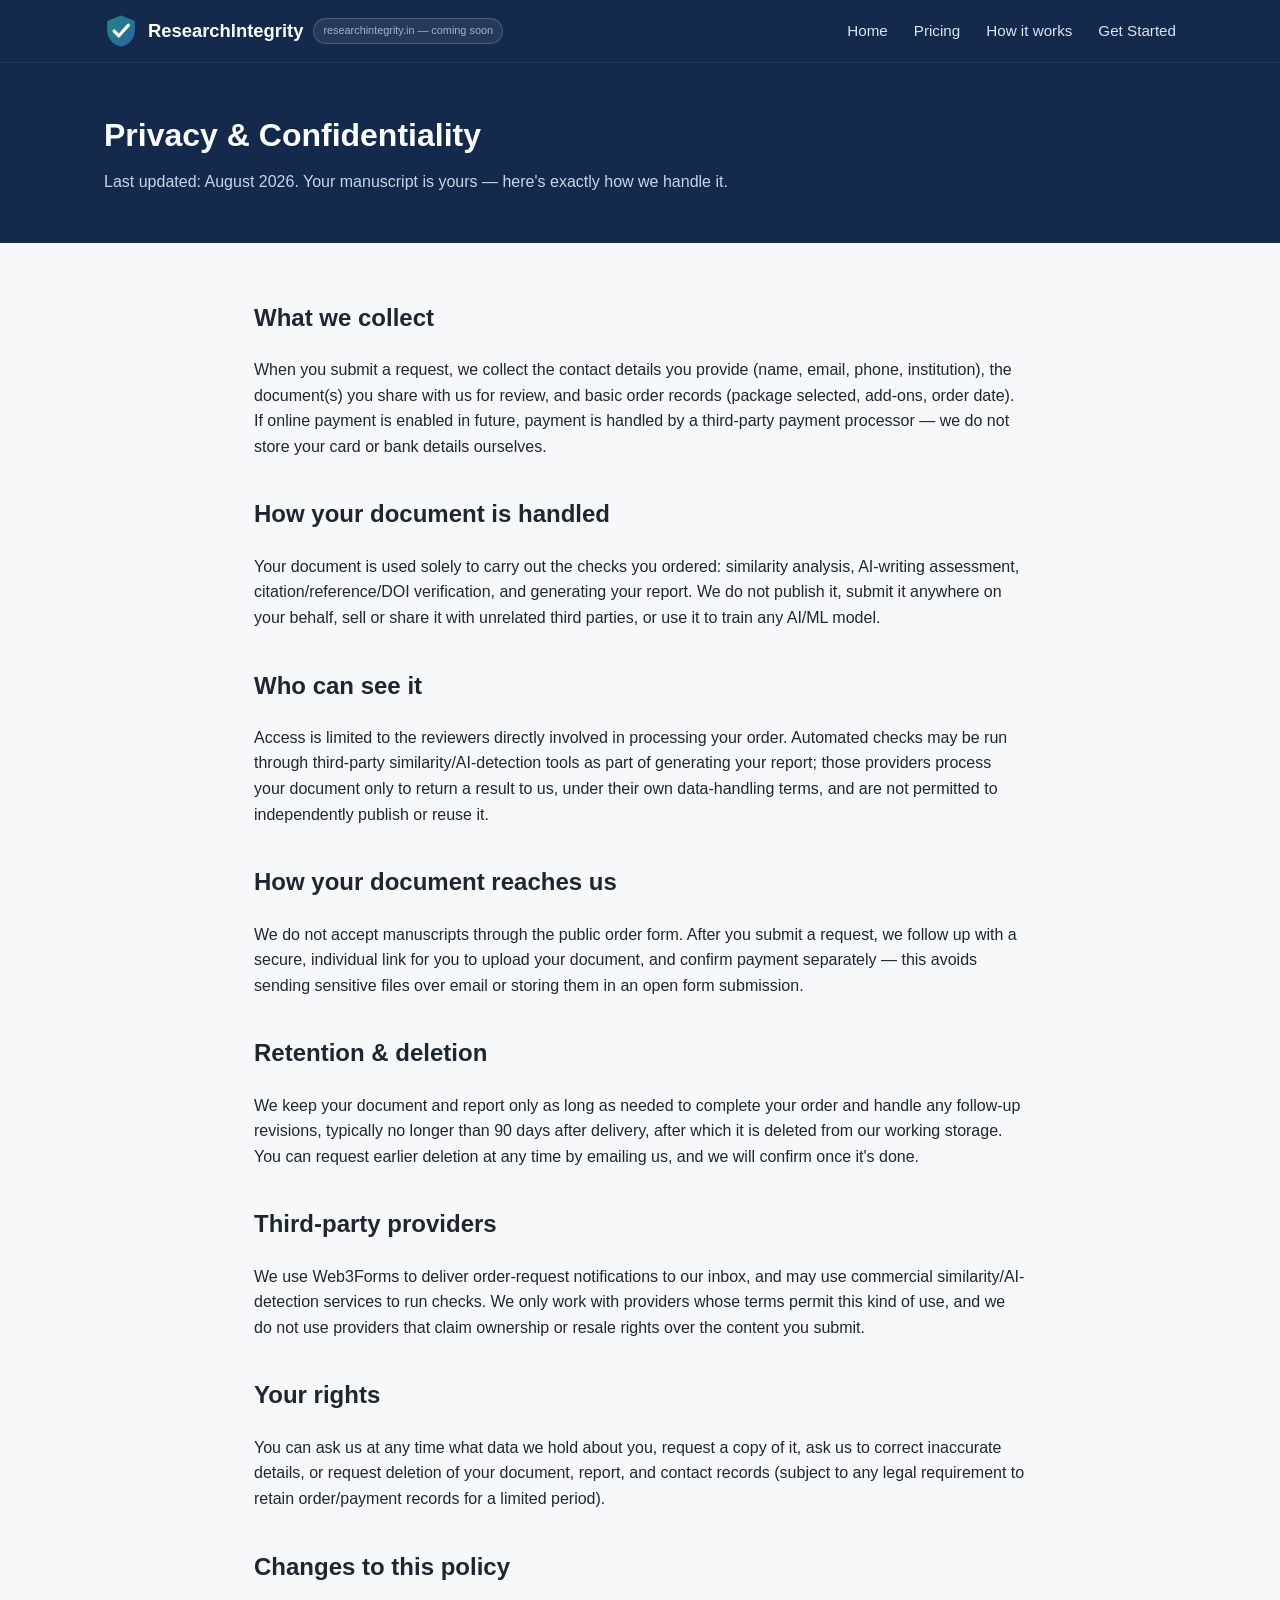
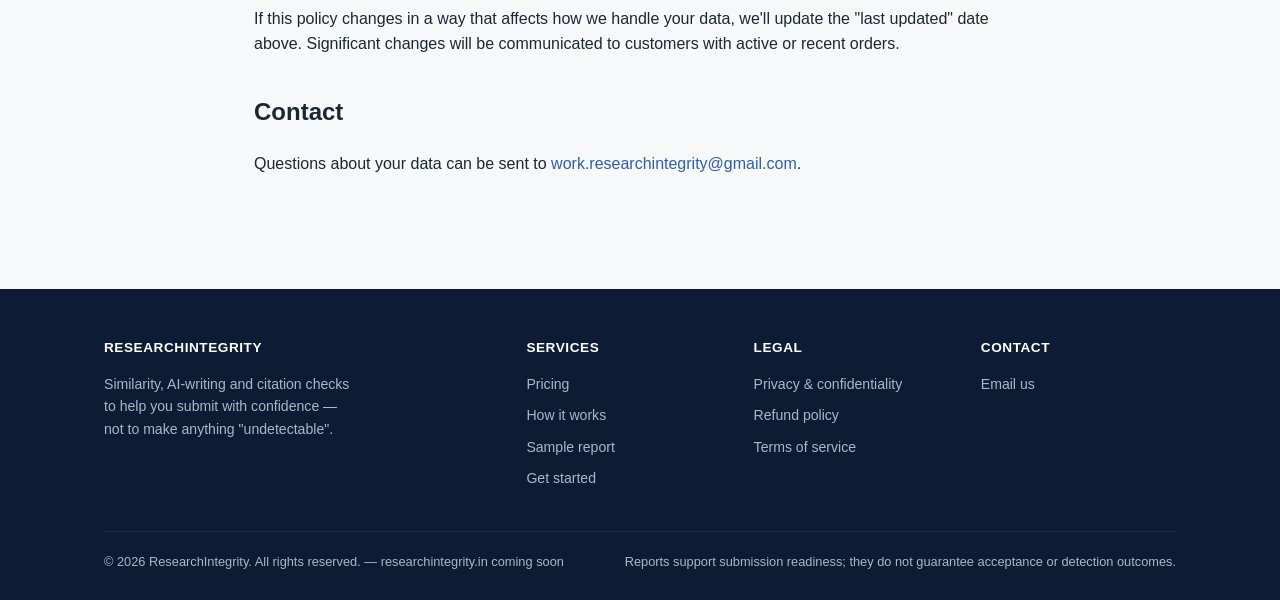
<file: privacy.html>
<!DOCTYPE html>
<html lang="en">
<head>
<meta charset="UTF-8">
<meta name="viewport" content="width=device-width, initial-scale=1.0">
<title>Privacy &amp; Confidentiality &mdash; ResearchIntegrity</title>
<link rel="icon" type="image/svg+xml" href="assets/logo.svg">
<link rel="stylesheet" href="assets/style.css">
</head>
<body>

<header class="site">
  <div class="wrap">
    <a href="index.html" class="brand"><img src="assets/logo.svg" alt="ResearchIntegrity logo" class="mark"> ResearchIntegrity <span class="domain-note">researchintegrity.in &mdash; coming soon</span></a>
    <nav class="main">
      <a href="index.html">Home</a>
      <a href="pricing.html">Pricing</a>
      <a href="how-it-works.html">How it works</a>
      <a href="order.html">Get Started</a>
    </nav>
    <button class="nav-toggle" aria-label="Toggle navigation">&#9776;</button>
  </div>
</header>

<section class="page-hero">
  <div class="wrap">
    <h1>Privacy &amp; Confidentiality</h1>
    <p>Last updated: August 2026. Your manuscript is yours &mdash; here's exactly how we handle it.</p>
  </div>
</section>

<section class="text-page">
  <div class="wrap">

    <h2>What we collect</h2>
    <p>When you submit a request, we collect the contact details you provide (name, email, phone, institution), the document(s) you share with us for review, and basic order records (package selected, add-ons, order date). If online payment is enabled in future, payment is handled by a third-party payment processor &mdash; we do not store your card or bank details ourselves.</p>

    <h2>How your document is handled</h2>
    <p>Your document is used solely to carry out the checks you ordered: similarity analysis, AI-writing assessment, citation/reference/DOI verification, and generating your report. We do not publish it, submit it anywhere on your behalf, sell or share it with unrelated third parties, or use it to train any AI/ML model.</p>

    <h2>Who can see it</h2>
    <p>Access is limited to the reviewers directly involved in processing your order. Automated checks may be run through third-party similarity/AI-detection tools as part of generating your report; those providers process your document only to return a result to us, under their own data-handling terms, and are not permitted to independently publish or reuse it.</p>

    <h2>How your document reaches us</h2>
    <p>We do not accept manuscripts through the public order form. After you submit a request, we follow up with a secure, individual link for you to upload your document, and confirm payment separately &mdash; this avoids sending sensitive files over email or storing them in an open form submission.</p>

    <h2>Retention &amp; deletion</h2>
    <p>We keep your document and report only as long as needed to complete your order and handle any follow-up revisions, typically no longer than 90 days after delivery, after which it is deleted from our working storage. You can request earlier deletion at any time by emailing us, and we will confirm once it's done.</p>

    <h2>Third-party providers</h2>
    <p>We use Web3Forms to deliver order-request notifications to our inbox, and may use commercial similarity/AI-detection services to run checks. We only work with providers whose terms permit this kind of use, and we do not use providers that claim ownership or resale rights over the content you submit.</p>

    <h2>Your rights</h2>
    <p>You can ask us at any time what data we hold about you, request a copy of it, ask us to correct inaccurate details, or request deletion of your document, report, and contact records (subject to any legal requirement to retain order/payment records for a limited period).</p>

    <h2>Changes to this policy</h2>
    <p>If this policy changes in a way that affects how we handle your data, we'll update the "last updated" date above. Significant changes will be communicated to customers with active or recent orders.</p>

    <h2>Contact</h2>
    <p>Questions about your data can be sent to <a href="mailto:work.researchintegrity@gmail.com">work.researchintegrity@gmail.com</a>.</p>
  </div>
</section>

<footer class="site">
  <div class="wrap">
    <div class="cols">
      <div>
        <h4>ResearchIntegrity</h4>
        <p style="font-size:.88rem;max-width:32ch;">Similarity, AI-writing and citation checks to help you submit with confidence &mdash; not to make anything "undetectable".</p>
      </div>
      <div>
        <h4>Services</h4>
        <ul>
          <li><a href="pricing.html">Pricing</a></li>
          <li><a href="how-it-works.html">How it works</a></li>
          <li><a href="sample-report.html">Sample report</a></li>
          <li><a href="order.html">Get started</a></li>
        </ul>
      </div>
      <div>
        <h4>Legal</h4>
        <ul>
          <li><a href="privacy.html">Privacy &amp; confidentiality</a></li>
          <li><a href="refund-policy.html">Refund policy</a></li>
          <li><a href="terms.html">Terms of service</a></li>
        </ul>
      </div>
      <div>
        <h4>Contact</h4>
        <ul>
          <li><a href="mailto:work.researchintegrity@gmail.com">Email us</a></li>
        </ul>
      </div>
    </div>
    <div class="bottom">
      <span>&copy; 2026 ResearchIntegrity. All rights reserved. &mdash; researchintegrity.in coming soon</span>
      <span>Reports support submission readiness; they do not guarantee acceptance or detection outcomes.</span>
    </div>
  </div>
</footer>
<script src="assets/script.js"></script>
</body>
</html>
</file>
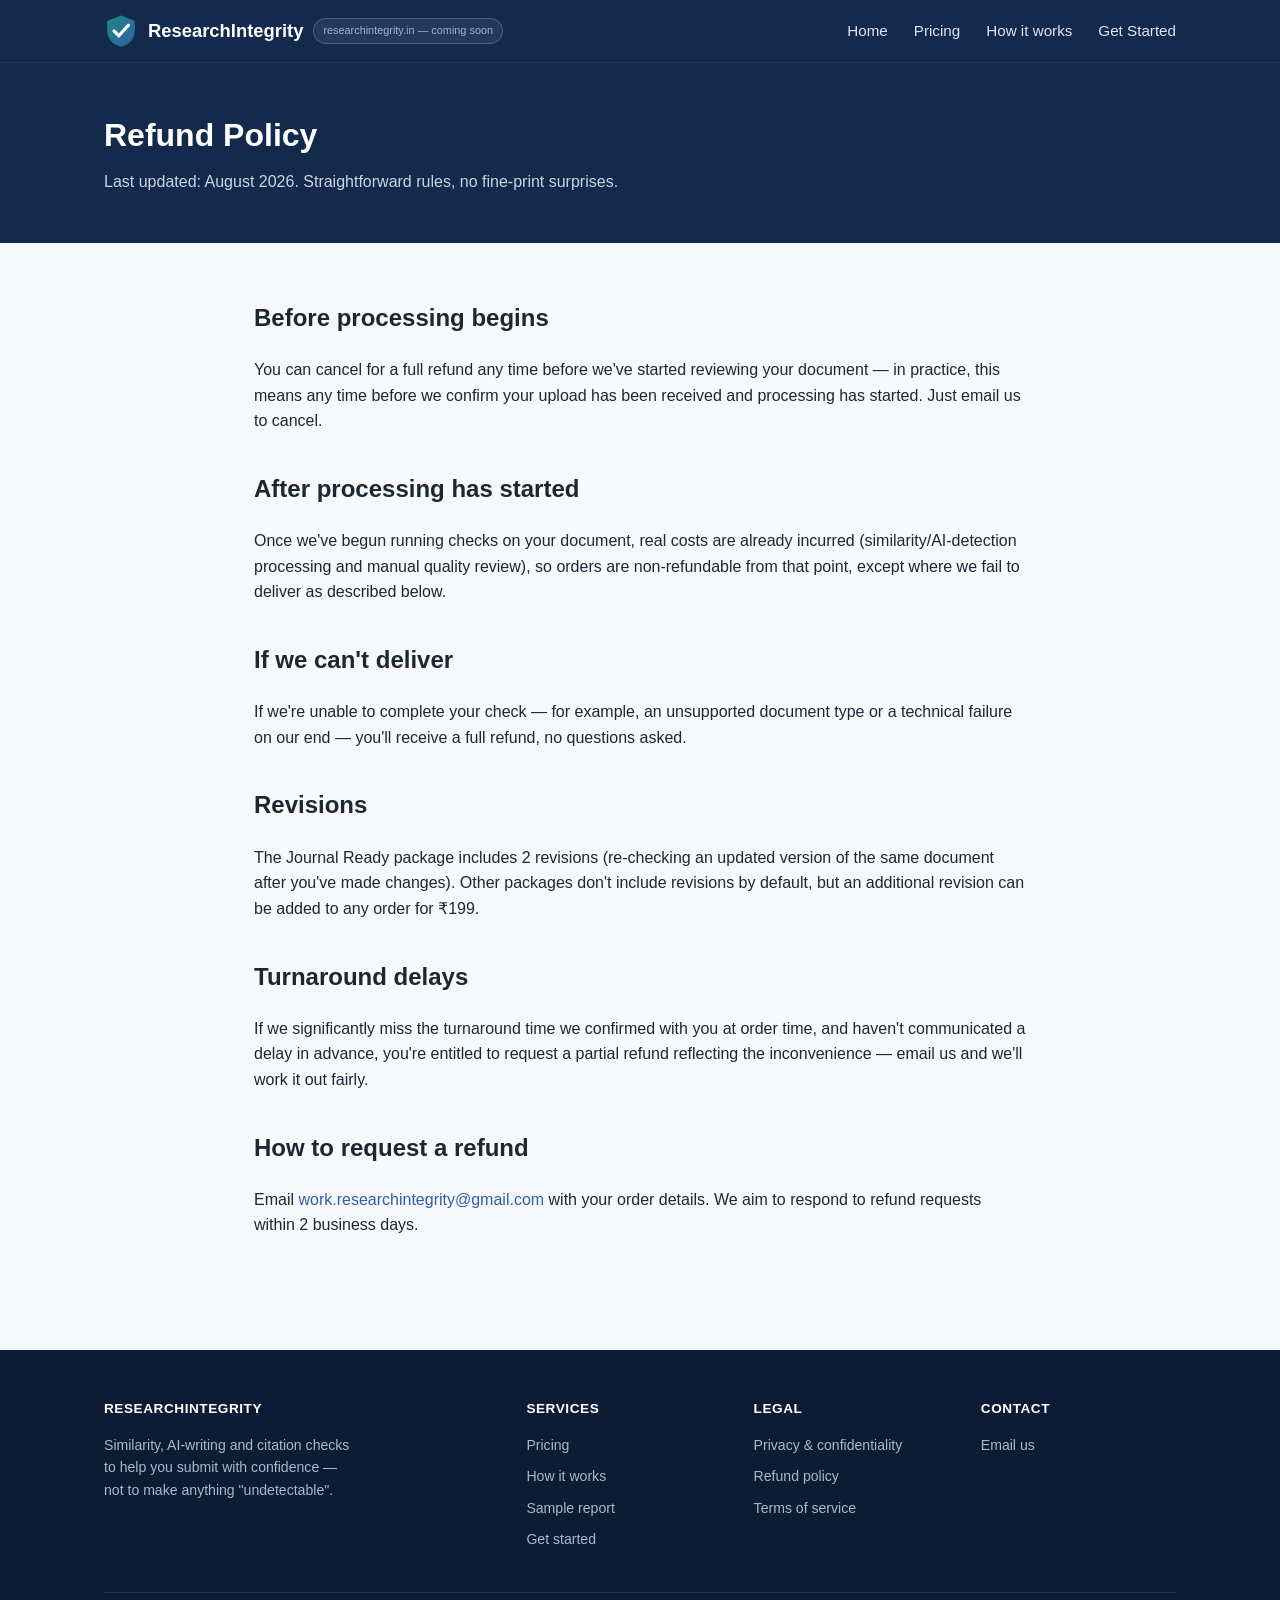
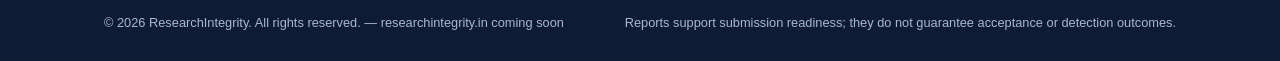
<file: refund-policy.html>
<!DOCTYPE html>
<html lang="en">
<head>
<meta charset="UTF-8">
<meta name="viewport" content="width=device-width, initial-scale=1.0">
<title>Refund Policy &mdash; ResearchIntegrity</title>
<link rel="icon" type="image/svg+xml" href="assets/logo.svg">
<link rel="stylesheet" href="assets/style.css">
</head>
<body>

<header class="site">
  <div class="wrap">
    <a href="index.html" class="brand"><img src="assets/logo.svg" alt="ResearchIntegrity logo" class="mark"> ResearchIntegrity <span class="domain-note">researchintegrity.in &mdash; coming soon</span></a>
    <nav class="main">
      <a href="index.html">Home</a>
      <a href="pricing.html">Pricing</a>
      <a href="how-it-works.html">How it works</a>
      <a href="order.html">Get Started</a>
    </nav>
    <button class="nav-toggle" aria-label="Toggle navigation">&#9776;</button>
  </div>
</header>

<section class="page-hero">
  <div class="wrap">
    <h1>Refund Policy</h1>
    <p>Last updated: August 2026. Straightforward rules, no fine-print surprises.</p>
  </div>
</section>

<section class="text-page">
  <div class="wrap">

    <h2>Before processing begins</h2>
    <p>You can cancel for a full refund any time before we've started reviewing your document &mdash; in practice, this means any time before we confirm your upload has been received and processing has started. Just email us to cancel.</p>

    <h2>After processing has started</h2>
    <p>Once we've begun running checks on your document, real costs are already incurred (similarity/AI-detection processing and manual quality review), so orders are non-refundable from that point, except where we fail to deliver as described below.</p>

    <h2>If we can't deliver</h2>
    <p>If we're unable to complete your check &mdash; for example, an unsupported document type or a technical failure on our end &mdash; you'll receive a full refund, no questions asked.</p>

    <h2>Revisions</h2>
    <p>The Journal Ready package includes 2 revisions (re-checking an updated version of the same document after you've made changes). Other packages don't include revisions by default, but an additional revision can be added to any order for &#8377;199.</p>

    <h2>Turnaround delays</h2>
    <p>If we significantly miss the turnaround time we confirmed with you at order time, and haven't communicated a delay in advance, you're entitled to request a partial refund reflecting the inconvenience &mdash; email us and we'll work it out fairly.</p>

    <h2>How to request a refund</h2>
    <p>Email <a href="mailto:work.researchintegrity@gmail.com">work.researchintegrity@gmail.com</a> with your order details. We aim to respond to refund requests within 2 business days.</p>
  </div>
</section>

<footer class="site">
  <div class="wrap">
    <div class="cols">
      <div>
        <h4>ResearchIntegrity</h4>
        <p style="font-size:.88rem;max-width:32ch;">Similarity, AI-writing and citation checks to help you submit with confidence &mdash; not to make anything "undetectable".</p>
      </div>
      <div>
        <h4>Services</h4>
        <ul>
          <li><a href="pricing.html">Pricing</a></li>
          <li><a href="how-it-works.html">How it works</a></li>
          <li><a href="sample-report.html">Sample report</a></li>
          <li><a href="order.html">Get started</a></li>
        </ul>
      </div>
      <div>
        <h4>Legal</h4>
        <ul>
          <li><a href="privacy.html">Privacy &amp; confidentiality</a></li>
          <li><a href="refund-policy.html">Refund policy</a></li>
          <li><a href="terms.html">Terms of service</a></li>
        </ul>
      </div>
      <div>
        <h4>Contact</h4>
        <ul>
          <li><a href="mailto:work.researchintegrity@gmail.com">Email us</a></li>
        </ul>
      </div>
    </div>
    <div class="bottom">
      <span>&copy; 2026 ResearchIntegrity. All rights reserved. &mdash; researchintegrity.in coming soon</span>
      <span>Reports support submission readiness; they do not guarantee acceptance or detection outcomes.</span>
    </div>
  </div>
</footer>
<script src="assets/script.js"></script>
</body>
</html>
</file>
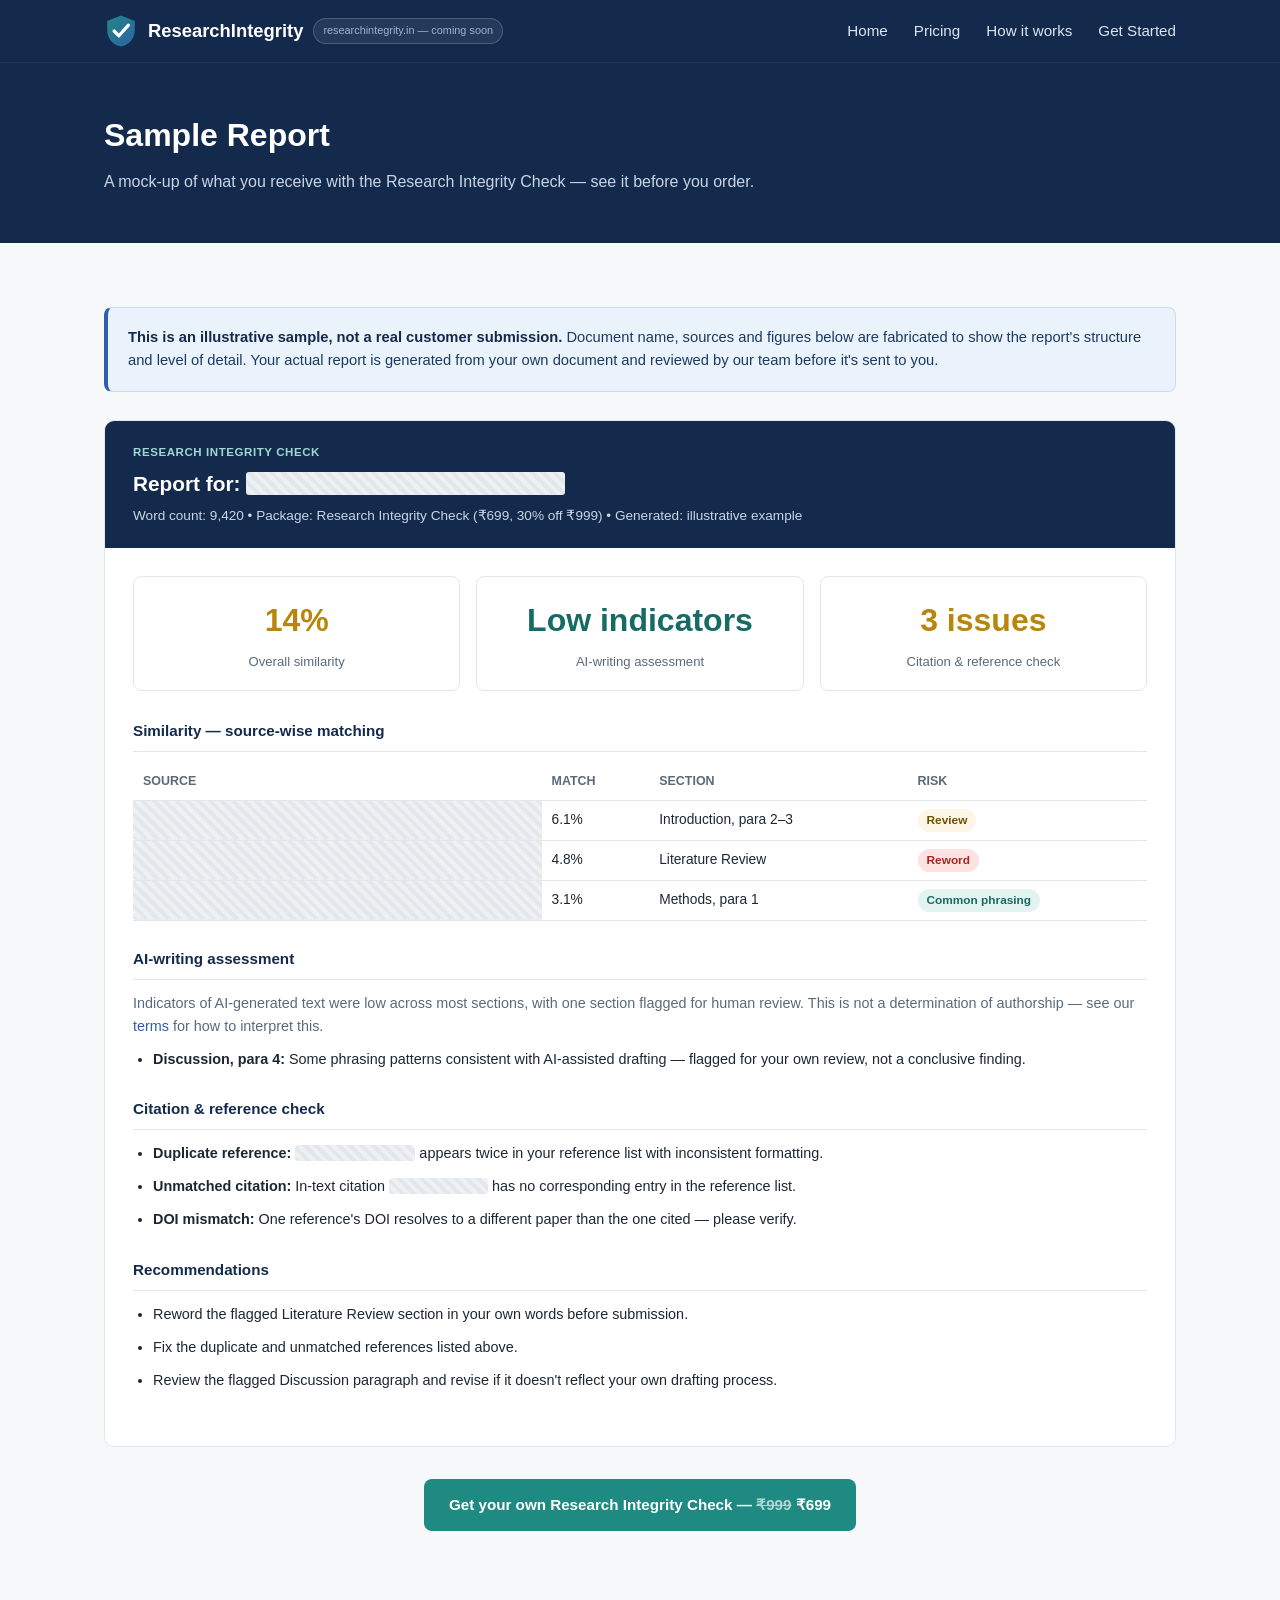
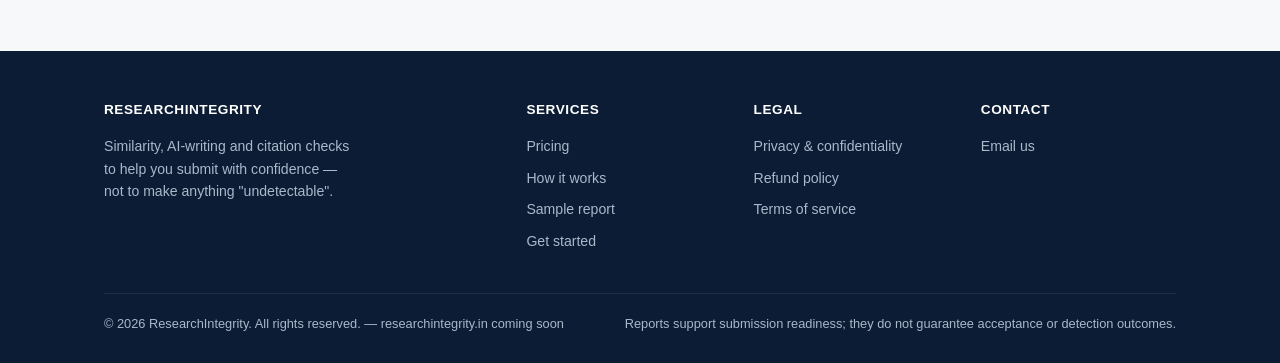
<file: sample-report.html>
<!DOCTYPE html>
<html lang="en">
<head>
<meta charset="UTF-8">
<meta name="viewport" content="width=device-width, initial-scale=1.0">
<title>Sample Report &mdash; ResearchIntegrity</title>
<meta name="description" content="See what a Research Integrity Check report looks like before you order.">
<link rel="icon" type="image/svg+xml" href="assets/logo.svg">
<link rel="stylesheet" href="assets/style.css">
<style>
  .report-mock{background:#fff;border:1px solid var(--border);border-radius:var(--radius);overflow:hidden;}
  .report-mock .rhead{background:var(--navy);color:#fff;padding:22px 28px;}
  .report-mock .rhead .tag{font-size:.72rem;text-transform:uppercase;letter-spacing:.05em;color:#9fd8d2;font-weight:700;}
  .report-mock .rhead h3{margin:6px 0 4px;font-size:1.3rem;}
  .report-mock .rhead .meta{font-size:.85rem;color:#c9d5e6;}
  .rbody{padding:28px;}
  .score-row{display:grid;grid-template-columns:repeat(3,1fr);gap:16px;margin-bottom:28px;}
  @media (max-width:700px){.score-row{grid-template-columns:1fr;}}
  .score-box{border:1px solid var(--border);border-radius:8px;padding:18px;text-align:center;}
  .score-box .num{font-size:2rem;font-weight:800;color:var(--navy);}
  .score-box .num.warn{color:var(--amber);}
  .score-box .num.ok{color:var(--teal-dark);}
  .score-box .label{font-size:.82rem;color:var(--ink-soft);margin-top:4px;}
  .rsection{margin-bottom:26px;}
  .rsection h4{font-size:.95rem;margin:0 0 12px;color:var(--navy);border-bottom:1px solid var(--border);padding-bottom:8px;}
  table.source-table{width:100%;border-collapse:collapse;font-size:.86rem;}
  table.source-table th,table.source-table td{text-align:left;padding:8px 10px;border-bottom:1px solid var(--border);}
  table.source-table th{color:var(--ink-soft);font-weight:600;font-size:.78rem;text-transform:uppercase;}
  .flag{display:inline-block;padding:2px 9px;border-radius:999px;font-size:.74rem;font-weight:700;}
  .flag.high{background:#fde2e1;color:#a3261f;}
  .flag.med{background:var(--amber-bg);color:#6b5108;}
  .flag.low{background:#e3f3f0;color:var(--teal-dark);}
  .findings-list{margin:0;padding-left:20px;font-size:.9rem;}
  .findings-list li{margin-bottom:10px;}
  .redact{background:repeating-linear-gradient(45deg,#e3e7ec,#e3e7ec 4px,#eef1f4 4px,#eef1f4 8px);color:transparent;border-radius:3px;padding:0 4px;user-select:none;}
</style>
</head>
<body>

<header class="site">
  <div class="wrap">
    <a href="index.html" class="brand"><img src="assets/logo.svg" alt="ResearchIntegrity logo" class="mark"> ResearchIntegrity <span class="domain-note">researchintegrity.in &mdash; coming soon</span></a>
    <nav class="main">
      <a href="index.html">Home</a>
      <a href="pricing.html">Pricing</a>
      <a href="how-it-works.html">How it works</a>
      <a href="order.html">Get Started</a>
    </nav>
    <button class="nav-toggle" aria-label="Toggle navigation">&#9776;</button>
  </div>
</header>

<section class="page-hero">
  <div class="wrap">
    <h1>Sample Report</h1>
    <p>A mock-up of what you receive with the Research Integrity Check &mdash; see it before you order.</p>
  </div>
</section>

<section>
  <div class="wrap">
    <div class="notice blue" style="margin-bottom:28px;">
      <strong>This is an illustrative sample, not a real customer submission.</strong> Document name, sources and figures below are fabricated to show the report's structure and level of detail. Your actual report is generated from your own document and reviewed by our team before it's sent to you.
    </div>

    <div class="report-mock">
      <div class="rhead">
        <div class="tag">Research Integrity Check</div>
        <h3>Report for: <span class="redact">Sample_Manuscript_Draft.docx</span></h3>
        <div class="meta">Word count: 9,420 &bull; Package: Research Integrity Check (&#8377;699, 30% off &#8377;999) &bull; Generated: illustrative example</div>
      </div>
      <div class="rbody">

        <div class="score-row">
          <div class="score-box">
            <div class="num warn">14%</div>
            <div class="label">Overall similarity</div>
          </div>
          <div class="score-box">
            <div class="num ok">Low indicators</div>
            <div class="label">AI-writing assessment</div>
          </div>
          <div class="score-box">
            <div class="num warn">3 issues</div>
            <div class="label">Citation &amp; reference check</div>
          </div>
        </div>

        <div class="rsection">
          <h4>Similarity &mdash; source-wise matching</h4>
          <table class="source-table">
            <thead><tr><th>Source</th><th>Match</th><th>Section</th><th>Risk</th></tr></thead>
            <tbody>
              <tr><td class="redact">Journal of Applied XX, 2019</td><td>6.1%</td><td>Introduction, para 2&ndash;3</td><td><span class="flag med">Review</span></td></tr>
              <tr><td class="redact">Prior thesis, XX University repository</td><td>4.8%</td><td>Literature Review</td><td><span class="flag high">Reword</span></td></tr>
              <tr><td class="redact">Standard methodology description</td><td>3.1%</td><td>Methods, para 1</td><td><span class="flag low">Common phrasing</span></td></tr>
            </tbody>
          </table>
        </div>

        <div class="rsection">
          <h4>AI-writing assessment</h4>
          <p style="font-size:.9rem;color:var(--ink-soft);margin:0 0 10px;">Indicators of AI-generated text were low across most sections, with one section flagged for human review. This is not a determination of authorship &mdash; see our <a href="terms.html">terms</a> for how to interpret this.</p>
          <ul class="findings-list">
            <li><strong>Discussion, para 4:</strong> Some phrasing patterns consistent with AI-assisted drafting &mdash; flagged for your own review, not a conclusive finding.</li>
          </ul>
        </div>

        <div class="rsection">
          <h4>Citation &amp; reference check</h4>
          <ul class="findings-list">
            <li><strong>Duplicate reference:</strong> <span class="redact">Smith et al., 2020</span> appears twice in your reference list with inconsistent formatting.</li>
            <li><strong>Unmatched citation:</strong> In-text citation <span class="redact">(Kumar, 2021)</span> has no corresponding entry in the reference list.</li>
            <li><strong>DOI mismatch:</strong> One reference's DOI resolves to a different paper than the one cited &mdash; please verify.</li>
          </ul>
        </div>

        <div class="rsection">
          <h4>Recommendations</h4>
          <ul class="findings-list">
            <li>Reword the flagged Literature Review section in your own words before submission.</li>
            <li>Fix the duplicate and unmatched references listed above.</li>
            <li>Review the flagged Discussion paragraph and revise if it doesn't reflect your own drafting process.</li>
          </ul>
        </div>

      </div>
    </div>

    <p class="center" style="margin-top:32px;">
      <a href="order.html" class="btn btn-primary">Get your own Research Integrity Check &mdash; <span style="text-decoration:line-through;opacity:.65;">&#8377;999</span> &#8377;699</a>
    </p>
  </div>
</section>

<footer class="site">
  <div class="wrap">
    <div class="cols">
      <div>
        <h4>ResearchIntegrity</h4>
        <p style="font-size:.88rem;max-width:32ch;">Similarity, AI-writing and citation checks to help you submit with confidence &mdash; not to make anything "undetectable".</p>
      </div>
      <div>
        <h4>Services</h4>
        <ul>
          <li><a href="pricing.html">Pricing</a></li>
          <li><a href="how-it-works.html">How it works</a></li>
          <li><a href="sample-report.html">Sample report</a></li>
          <li><a href="order.html">Get started</a></li>
        </ul>
      </div>
      <div>
        <h4>Legal</h4>
        <ul>
          <li><a href="privacy.html">Privacy &amp; confidentiality</a></li>
          <li><a href="refund-policy.html">Refund policy</a></li>
          <li><a href="terms.html">Terms of service</a></li>
        </ul>
      </div>
      <div>
        <h4>Contact</h4>
        <ul>
          <li><a href="mailto:work.researchintegrity@gmail.com">Email us</a></li>
        </ul>
      </div>
    </div>
    <div class="bottom">
      <span>&copy; 2026 ResearchIntegrity. All rights reserved. &mdash; researchintegrity.in coming soon</span>
      <span>Reports support submission readiness; they do not guarantee acceptance or detection outcomes.</span>
    </div>
  </div>
</footer>
<script src="assets/script.js"></script>
</body>
</html>
</file>
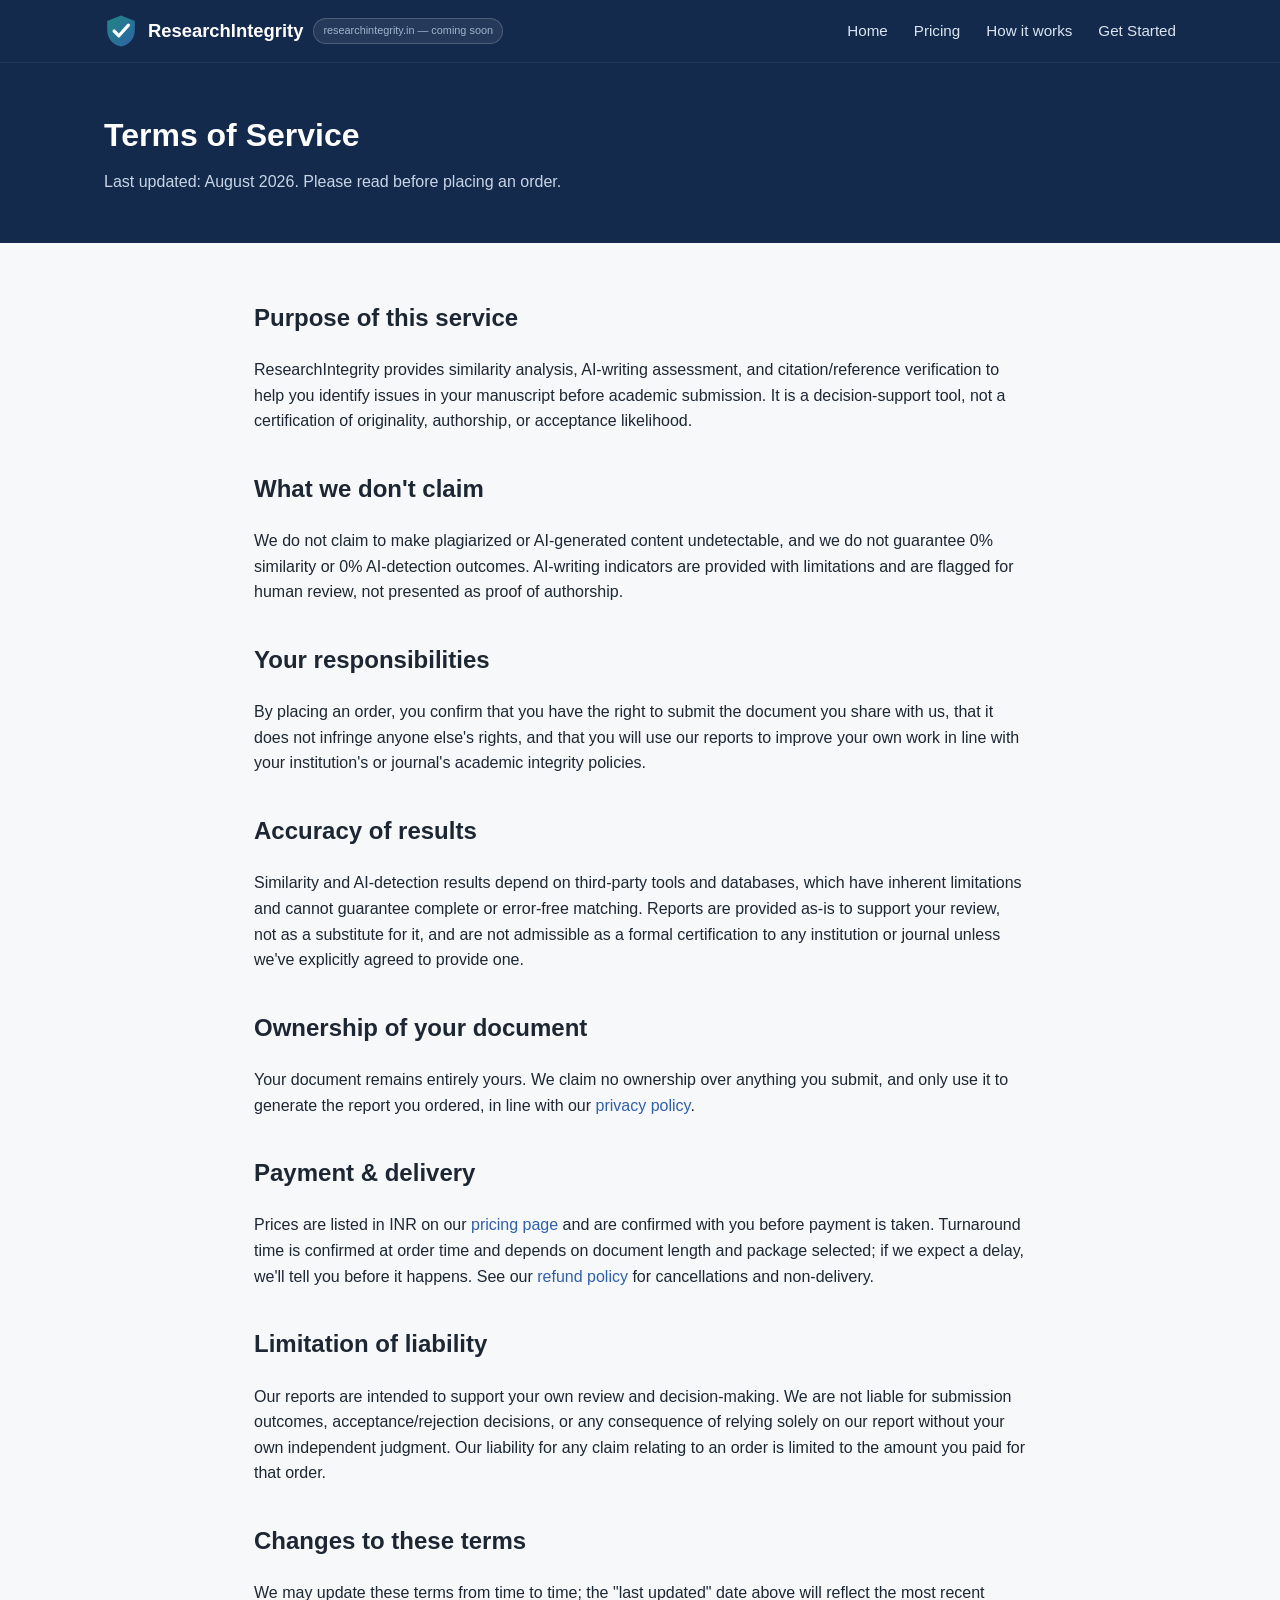
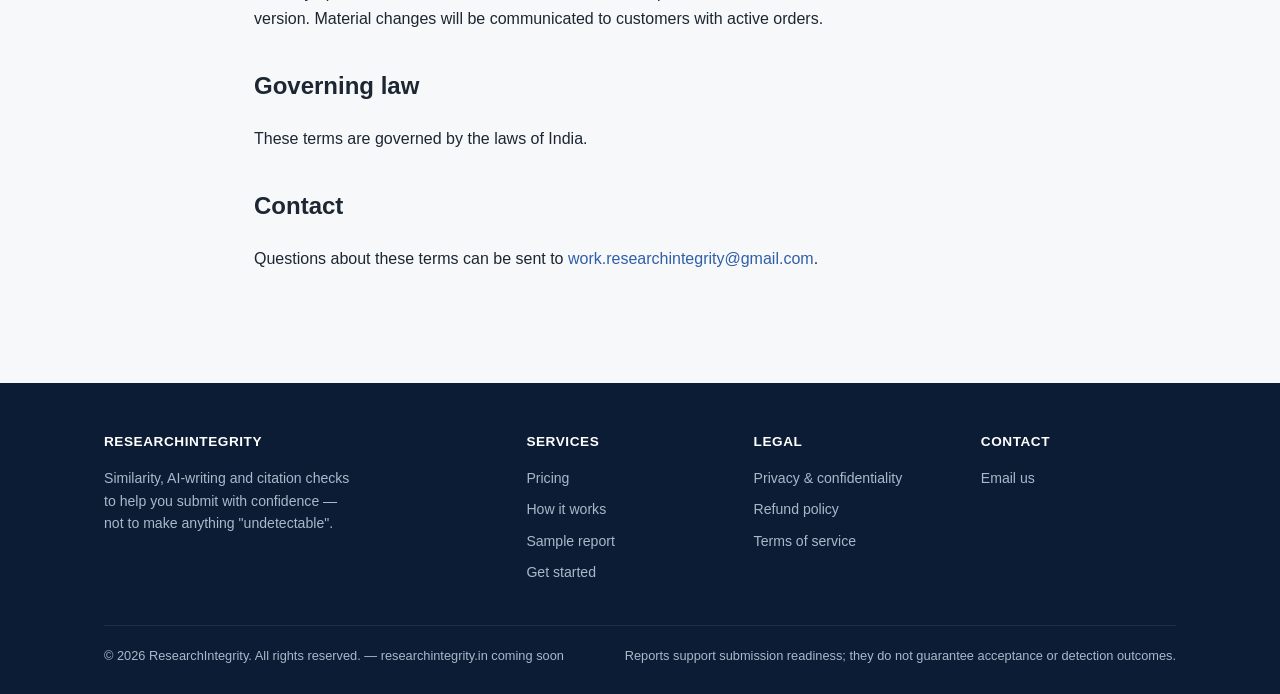
<file: terms.html>
<!DOCTYPE html>
<html lang="en">
<head>
<meta charset="UTF-8">
<meta name="viewport" content="width=device-width, initial-scale=1.0">
<title>Terms of Service &mdash; ResearchIntegrity</title>
<link rel="icon" type="image/svg+xml" href="assets/logo.svg">
<link rel="stylesheet" href="assets/style.css">
</head>
<body>

<header class="site">
  <div class="wrap">
    <a href="index.html" class="brand"><img src="assets/logo.svg" alt="ResearchIntegrity logo" class="mark"> ResearchIntegrity <span class="domain-note">researchintegrity.in &mdash; coming soon</span></a>
    <nav class="main">
      <a href="index.html">Home</a>
      <a href="pricing.html">Pricing</a>
      <a href="how-it-works.html">How it works</a>
      <a href="order.html">Get Started</a>
    </nav>
    <button class="nav-toggle" aria-label="Toggle navigation">&#9776;</button>
  </div>
</header>

<section class="page-hero">
  <div class="wrap">
    <h1>Terms of Service</h1>
    <p>Last updated: August 2026. Please read before placing an order.</p>
  </div>
</section>

<section class="text-page">
  <div class="wrap">

    <h2>Purpose of this service</h2>
    <p>ResearchIntegrity provides similarity analysis, AI-writing assessment, and citation/reference verification to help you identify issues in your manuscript before academic submission. It is a decision-support tool, not a certification of originality, authorship, or acceptance likelihood.</p>

    <h2>What we don't claim</h2>
    <p>We do not claim to make plagiarized or AI-generated content undetectable, and we do not guarantee 0% similarity or 0% AI-detection outcomes. AI-writing indicators are provided with limitations and are flagged for human review, not presented as proof of authorship.</p>

    <h2>Your responsibilities</h2>
    <p>By placing an order, you confirm that you have the right to submit the document you share with us, that it does not infringe anyone else's rights, and that you will use our reports to improve your own work in line with your institution's or journal's academic integrity policies.</p>

    <h2>Accuracy of results</h2>
    <p>Similarity and AI-detection results depend on third-party tools and databases, which have inherent limitations and cannot guarantee complete or error-free matching. Reports are provided as-is to support your review, not as a substitute for it, and are not admissible as a formal certification to any institution or journal unless we've explicitly agreed to provide one.</p>

    <h2>Ownership of your document</h2>
    <p>Your document remains entirely yours. We claim no ownership over anything you submit, and only use it to generate the report you ordered, in line with our <a href="privacy.html">privacy policy</a>.</p>

    <h2>Payment &amp; delivery</h2>
    <p>Prices are listed in INR on our <a href="pricing.html">pricing page</a> and are confirmed with you before payment is taken. Turnaround time is confirmed at order time and depends on document length and package selected; if we expect a delay, we'll tell you before it happens. See our <a href="refund-policy.html">refund policy</a> for cancellations and non-delivery.</p>

    <h2>Limitation of liability</h2>
    <p>Our reports are intended to support your own review and decision-making. We are not liable for submission outcomes, acceptance/rejection decisions, or any consequence of relying solely on our report without your own independent judgment. Our liability for any claim relating to an order is limited to the amount you paid for that order.</p>

    <h2>Changes to these terms</h2>
    <p>We may update these terms from time to time; the "last updated" date above will reflect the most recent version. Material changes will be communicated to customers with active orders.</p>

    <h2>Governing law</h2>
    <p>These terms are governed by the laws of India.</p>

    <h2>Contact</h2>
    <p>Questions about these terms can be sent to <a href="mailto:work.researchintegrity@gmail.com">work.researchintegrity@gmail.com</a>.</p>
  </div>
</section>

<footer class="site">
  <div class="wrap">
    <div class="cols">
      <div>
        <h4>ResearchIntegrity</h4>
        <p style="font-size:.88rem;max-width:32ch;">Similarity, AI-writing and citation checks to help you submit with confidence &mdash; not to make anything "undetectable".</p>
      </div>
      <div>
        <h4>Services</h4>
        <ul>
          <li><a href="pricing.html">Pricing</a></li>
          <li><a href="how-it-works.html">How it works</a></li>
          <li><a href="sample-report.html">Sample report</a></li>
          <li><a href="order.html">Get started</a></li>
        </ul>
      </div>
      <div>
        <h4>Legal</h4>
        <ul>
          <li><a href="privacy.html">Privacy &amp; confidentiality</a></li>
          <li><a href="refund-policy.html">Refund policy</a></li>
          <li><a href="terms.html">Terms of service</a></li>
        </ul>
      </div>
      <div>
        <h4>Contact</h4>
        <ul>
          <li><a href="mailto:work.researchintegrity@gmail.com">Email us</a></li>
        </ul>
      </div>
    </div>
    <div class="bottom">
      <span>&copy; 2026 ResearchIntegrity. All rights reserved. &mdash; researchintegrity.in coming soon</span>
      <span>Reports support submission readiness; they do not guarantee acceptance or detection outcomes.</span>
    </div>
  </div>
</footer>
<script src="assets/script.js"></script>
</body>
</html>
</file>
<file: assets/style.css>
:root{
  --navy:#132a4c;
  --navy-dark:#0c1c34;
  --blue:#2f5fa8;
  --teal:#1f8a82;
  --teal-dark:#166b64;
  --bg:#f7f8fa;
  --card:#ffffff;
  --ink:#1c2733;
  --ink-soft:#5b6a7a;
  --border:#e3e7ec;
  --amber:#b8860b;
  --amber-bg:#fdf6e6;
  --radius:10px;
  --max:1120px;
}
*{box-sizing:border-box;}
html{scroll-behavior:smooth;}
body{
  margin:0;
  font-family:"Segoe UI",Roboto,Helvetica,Arial,sans-serif;
  color:var(--ink);
  background:var(--bg);
  line-height:1.6;
}
a{color:var(--blue);text-decoration:none;}
a:hover{text-decoration:underline;}
img{max-width:100%;}

.wrap{max-width:var(--max);margin:0 auto;padding:0 24px;}

/* Header */
header.site{
  background:var(--navy);
  color:#fff;
  position:sticky;
  top:0;
  z-index:50;
  box-shadow:0 1px 0 rgba(255,255,255,.06);
}
header.site .wrap{
  display:flex;
  align-items:center;
  justify-content:space-between;
  padding-top:14px;
  padding-bottom:14px;
}
.brand{
  display:flex;
  align-items:center;
  gap:10px;
  font-weight:700;
  font-size:1.15rem;
  color:#fff;
}
.brand:hover{text-decoration:none;}
.domain-note{
  font-size:.68rem;
  font-weight:500;
  color:#9fb3cc;
  background:rgba(255,255,255,.08);
  border:1px solid rgba(255,255,255,.18);
  padding:3px 9px;
  border-radius:999px;
  white-space:nowrap;
}
@media (max-width:900px){.domain-note{display:none;}}
.brand .mark{
  width:34px;height:34px;
  display:block;
  flex-shrink:0;
}
nav.main{display:flex;gap:26px;align-items:center;}
nav.main a{color:#dbe4f0;font-weight:500;font-size:.95rem;}
nav.main a:hover{color:#fff;text-decoration:none;}
nav.main a.current{color:#fff;border-bottom:2px solid var(--teal);padding-bottom:4px;}
.nav-toggle{display:none;background:none;border:0;color:#fff;font-size:1.5rem;cursor:pointer;}

@media (max-width:820px){
  nav.main{
    position:absolute;top:100%;left:0;right:0;
    background:var(--navy);
    flex-direction:column;
    align-items:flex-start;
    padding:10px 24px 20px;
    gap:14px;
    display:none;
  }
  nav.main.open{display:flex;}
  .nav-toggle{display:block;}
}

/* Hero */
.hero{
  background:radial-gradient(circle at 20% 20%, #17335c, var(--navy-dark) 70%);
  color:#fff;
  padding:72px 0 64px;
}
.hero .wrap{display:grid;grid-template-columns:1.1fr .9fr;gap:40px;align-items:center;}
@media (max-width:900px){.hero .wrap{grid-template-columns:1fr;}}
.eyebrow{
  text-transform:uppercase;
  letter-spacing:.08em;
  font-size:.78rem;
  font-weight:700;
  color:var(--teal);
  margin-bottom:14px;
}
.hero h1{font-size:2.4rem;line-height:1.2;margin:0 0 18px;}
.hero p.lead{font-size:1.08rem;color:#c9d5e6;margin:0 0 28px;max-width:52ch;}
.cta-row{display:flex;gap:14px;flex-wrap:wrap;}

.btn{
  display:inline-block;
  padding:13px 24px;
  border-radius:8px;
  font-weight:600;
  font-size:.95rem;
  cursor:pointer;
  border:1px solid transparent;
}
.btn:hover{text-decoration:none;}
.btn-primary{background:var(--teal);color:#fff;}
.btn-primary:hover{background:var(--teal-dark);}
.btn-outline{background:transparent;color:#fff;border-color:rgba(255,255,255,.4);}
.btn-outline:hover{border-color:#fff;background:rgba(255,255,255,.08);}
.btn-dark{background:var(--navy);color:#fff;}
.btn-dark:hover{background:var(--navy-dark);}

.hero-card{
  background:rgba(255,255,255,.06);
  border:1px solid rgba(255,255,255,.15);
  border-radius:var(--radius);
  padding:22px 24px;
}
.hero-card h3{margin-top:0;font-size:1rem;color:#fff;}
.hero-card ul{margin:0;padding-left:20px;color:#c9d5e6;font-size:.92rem;}
.hero-card li{margin-bottom:8px;}

/* Sections */
section{padding:64px 0;}
section.alt{background:var(--card);border-top:1px solid var(--border);border-bottom:1px solid var(--border);}
.section-head{max-width:640px;margin:0 auto 40px;text-align:center;}
.section-head h2{font-size:1.8rem;margin:0 0 12px;}
.section-head p{color:var(--ink-soft);margin:0;}

/* Cards grid */
.grid{display:grid;gap:22px;}
.grid.cols-3{grid-template-columns:repeat(3,1fr);}
.grid.cols-4{grid-template-columns:repeat(4,1fr);}
@media (max-width:900px){.grid.cols-3,.grid.cols-4{grid-template-columns:repeat(2,1fr);}}
@media (max-width:600px){.grid.cols-3,.grid.cols-4{grid-template-columns:1fr;}}

.card{
  background:var(--card);
  border:1px solid var(--border);
  border-radius:var(--radius);
  padding:26px;
}
.card h3{margin-top:0;font-size:1.08rem;}
.card p{color:var(--ink-soft);font-size:.94rem;margin-bottom:0;}
.icon-badge{
  width:44px;height:44px;border-radius:9px;
  background:#eaf2fb;color:var(--blue);
  display:flex;align-items:center;justify-content:center;
  font-size:1.3rem;margin-bottom:16px;
}

/* Pricing */
.price-grid{display:grid;grid-template-columns:repeat(5,1fr);gap:18px;}
@media (max-width:1000px){.price-grid{grid-template-columns:repeat(2,1fr);}}
@media (max-width:560px){.price-grid{grid-template-columns:1fr;}}
.price-card{
  background:var(--card);
  border:1px solid var(--border);
  border-radius:var(--radius);
  padding:24px 20px;
  display:flex;flex-direction:column;
  position:relative;
}
.price-card.featured{
  border:2px solid var(--teal);
  box-shadow:0 8px 24px rgba(31,138,130,.15);
}
.price-card .badge{
  position:absolute;top:-12px;left:20px;
  background:var(--teal);color:#fff;
  font-size:.72rem;font-weight:700;
  padding:4px 10px;border-radius:999px;
  letter-spacing:.03em;
}
.price-card h3{margin:6px 0 4px;font-size:1.02rem;}
.price-card .amount{font-size:1.7rem;font-weight:800;color:var(--navy);margin:6px 0;}
.price-card .amount span{font-size:.85rem;font-weight:500;color:var(--ink-soft);}
.orig-price{text-decoration:line-through;font-size:1rem;font-weight:500;color:var(--ink-soft);margin-right:8px;}
.discount-badge{
  position:absolute;top:-12px;right:16px;
  background:#c0392b;color:#fff;font-size:.72rem;font-weight:700;
  padding:4px 10px;border-radius:999px;letter-spacing:.02em;
}
.discount-strip{
  background:#fdeceb;border:1px solid #f3c9c6;border-left:4px solid #c0392b;
  border-radius:8px;padding:14px 18px;font-size:.92rem;color:#7a241d;margin-bottom:28px;
}
.discount-strip strong{color:#5c1b16;}
.price-card .limit{font-size:.85rem;color:var(--ink-soft);margin-bottom:14px;}
.price-card ul{list-style:none;margin:0 0 18px;padding:0;font-size:.86rem;color:var(--ink);flex-grow:1;}
.price-card li{padding-left:20px;position:relative;margin-bottom:8px;}
.price-card li:before{content:"✓";position:absolute;left:0;color:var(--teal);font-weight:700;}
.price-card .btn{text-align:center;width:100%;}

table.addons{width:100%;border-collapse:collapse;margin-top:10px;background:var(--card);border:1px solid var(--border);border-radius:var(--radius);overflow:hidden;}
table.addons th,table.addons td{padding:12px 16px;text-align:left;border-bottom:1px solid var(--border);font-size:.92rem;}
table.addons th{background:#f1f4f8;color:var(--ink-soft);font-weight:600;font-size:.8rem;text-transform:uppercase;letter-spacing:.03em;}
table.addons tr:last-child td{border-bottom:none;}

/* Steps */
.steps{counter-reset:step;display:grid;grid-template-columns:repeat(4,1fr);gap:20px;}
@media (max-width:900px){.steps{grid-template-columns:1fr 1fr;}}
@media (max-width:560px){.steps{grid-template-columns:1fr;}}
.step{background:var(--card);border:1px solid var(--border);border-radius:var(--radius);padding:24px 20px;position:relative;}
.step:before{
  counter-increment:step;
  content:counter(step);
  width:32px;height:32px;border-radius:50%;
  background:var(--navy);color:#fff;
  display:flex;align-items:center;justify-content:center;
  font-weight:700;font-size:.9rem;margin-bottom:14px;
}
.step h3{margin:0 0 8px;font-size:1rem;}
.step p{margin:0;color:var(--ink-soft);font-size:.9rem;}

/* Notice / disclaimer boxes */
.notice{
  background:var(--amber-bg);
  border:1px solid #eddaa1;
  border-left:4px solid var(--amber);
  border-radius:8px;
  padding:18px 20px;
  font-size:.92rem;
  color:#6b5108;
}
.notice strong{color:#4d3a06;}
.notice.blue{
  background:#eaf2fb;border-color:#c9dcf3;border-left-color:var(--blue);color:#1b3a63;
}
.notice.blue strong{color:#132a4c;}

/* Form */
form.card{max-width:640px;margin:0 auto;}
.field{margin-bottom:18px;}
.field label{display:block;font-weight:600;font-size:.88rem;margin-bottom:6px;}
.field .hint{font-size:.8rem;color:var(--ink-soft);margin-top:4px;}
.field input,.field select,.field textarea{
  width:100%;padding:11px 12px;border:1px solid var(--border);border-radius:7px;
  font-size:.94rem;font-family:inherit;background:#fff;color:var(--ink);
}
.field input:focus,.field select:focus,.field textarea:focus{outline:2px solid var(--teal);outline-offset:1px;border-color:var(--teal);}
.field-row{display:grid;grid-template-columns:1fr 1fr;gap:16px;}
@media (max-width:560px){.field-row{grid-template-columns:1fr;}}
.checkbox-field{display:flex;align-items:flex-start;gap:10px;font-size:.86rem;color:var(--ink-soft);}
.checkbox-field input{width:auto;margin-top:3px;}

.addon-grid{display:grid;grid-template-columns:1fr 1fr;gap:10px 20px;padding:14px 16px;border:1px solid var(--border);border-radius:8px;background:#fafbfc;}
.addon-grid .checkbox-field{cursor:pointer;}
.addon-grid .checkbox-field span.price{color:var(--navy);font-weight:600;white-space:nowrap;}
@media (max-width:560px){.addon-grid{grid-template-columns:1fr;}}

/* Footer */
footer.site{background:var(--navy-dark);color:#aab8ca;padding:48px 0 28px;margin-top:40px;}
footer.site .cols{display:grid;grid-template-columns:2fr 1fr 1fr 1fr;gap:32px;margin-bottom:32px;}
@media (max-width:800px){footer.site .cols{grid-template-columns:1fr 1fr;}}
footer.site h4{color:#fff;font-size:.85rem;text-transform:uppercase;letter-spacing:.04em;margin:0 0 14px;}
footer.site ul{list-style:none;margin:0;padding:0;}
footer.site li{margin-bottom:9px;font-size:.88rem;}
footer.site a{color:#aab8ca;}
footer.site a:hover{color:#fff;}
footer.site .bottom{border-top:1px solid rgba(255,255,255,.08);padding-top:20px;font-size:.8rem;display:flex;justify-content:space-between;flex-wrap:wrap;gap:10px;}

/* Page header (non-home pages) */
.page-hero{background:var(--navy);color:#fff;padding:48px 0;}
.page-hero h1{margin:0 0 8px;font-size:2rem;}
.page-hero p{margin:0;color:#c9d5e6;}

.text-page{padding:56px 0;}
.text-page .wrap{max-width:820px;}
.text-page h2{margin-top:36px;}
.text-page h2:first-child{margin-top:0;}

.center{text-align:center;}
.mt-0{margin-top:0;}
</file>
